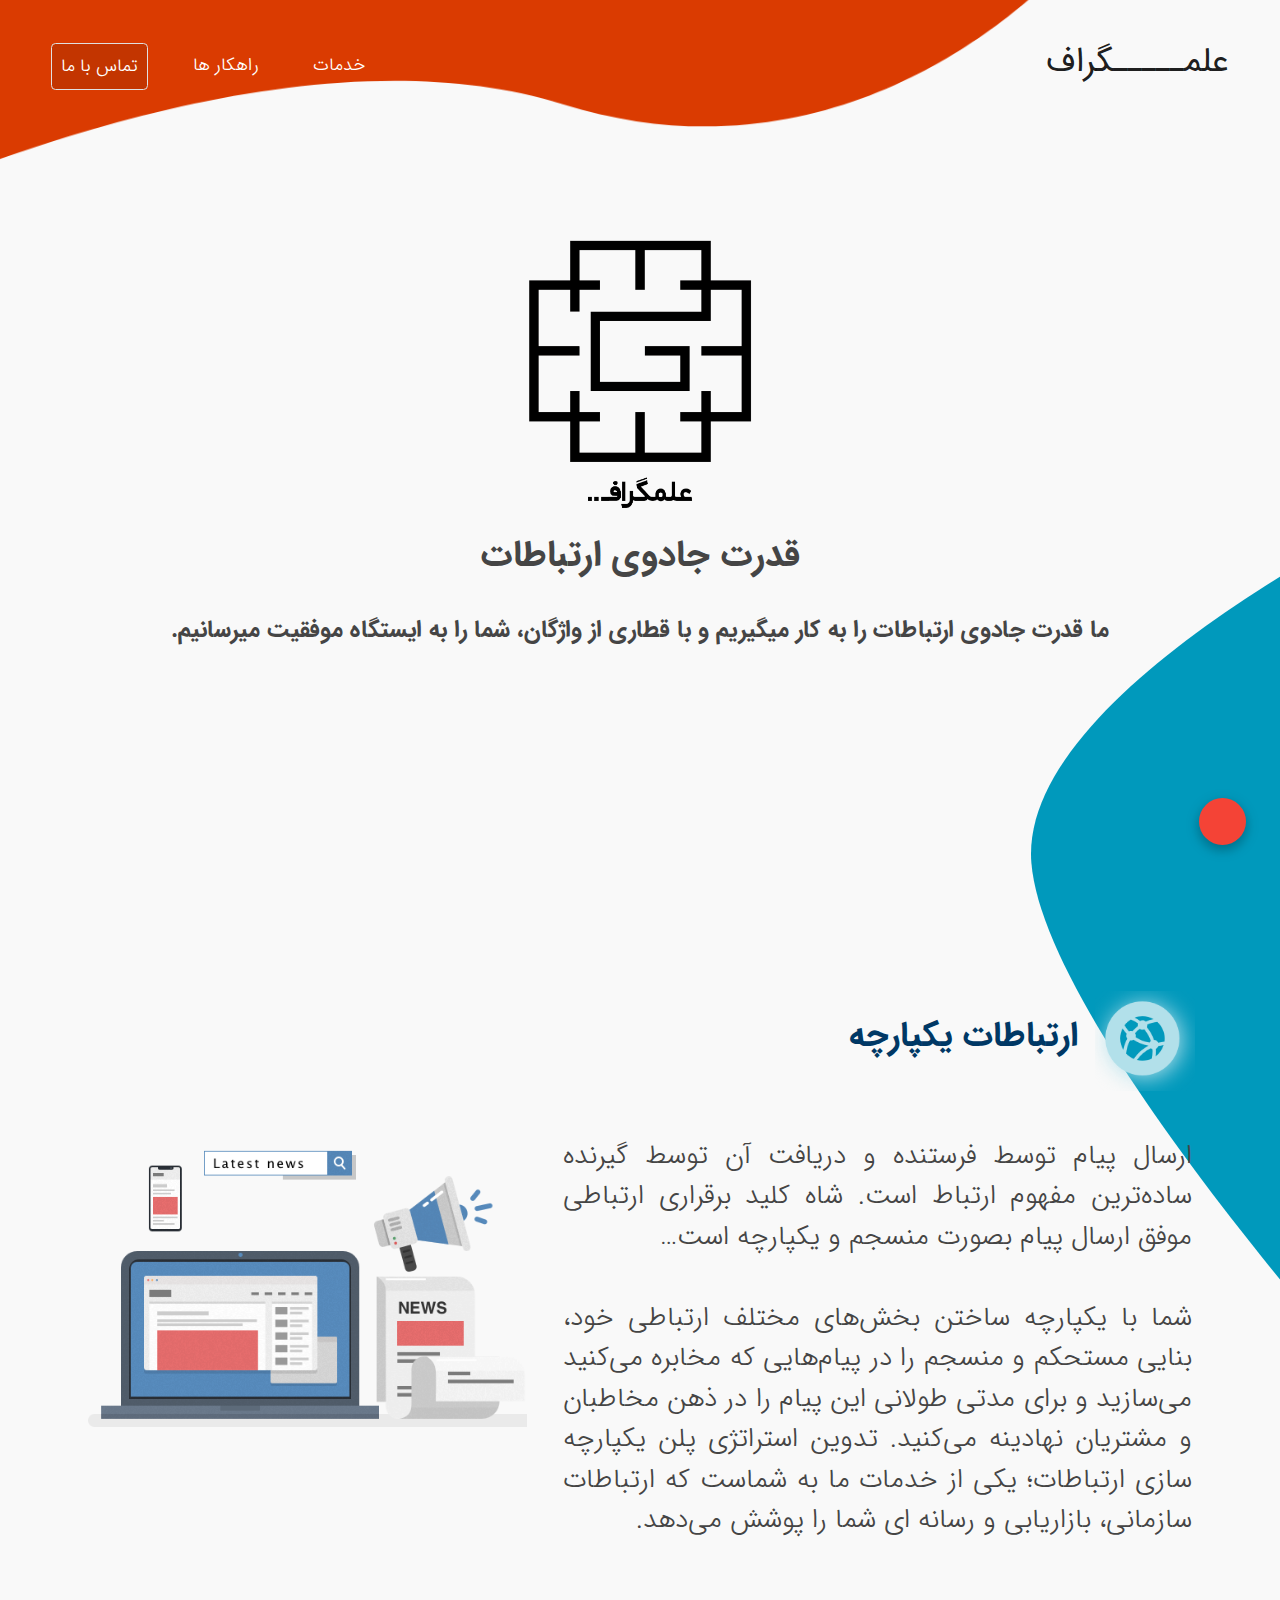
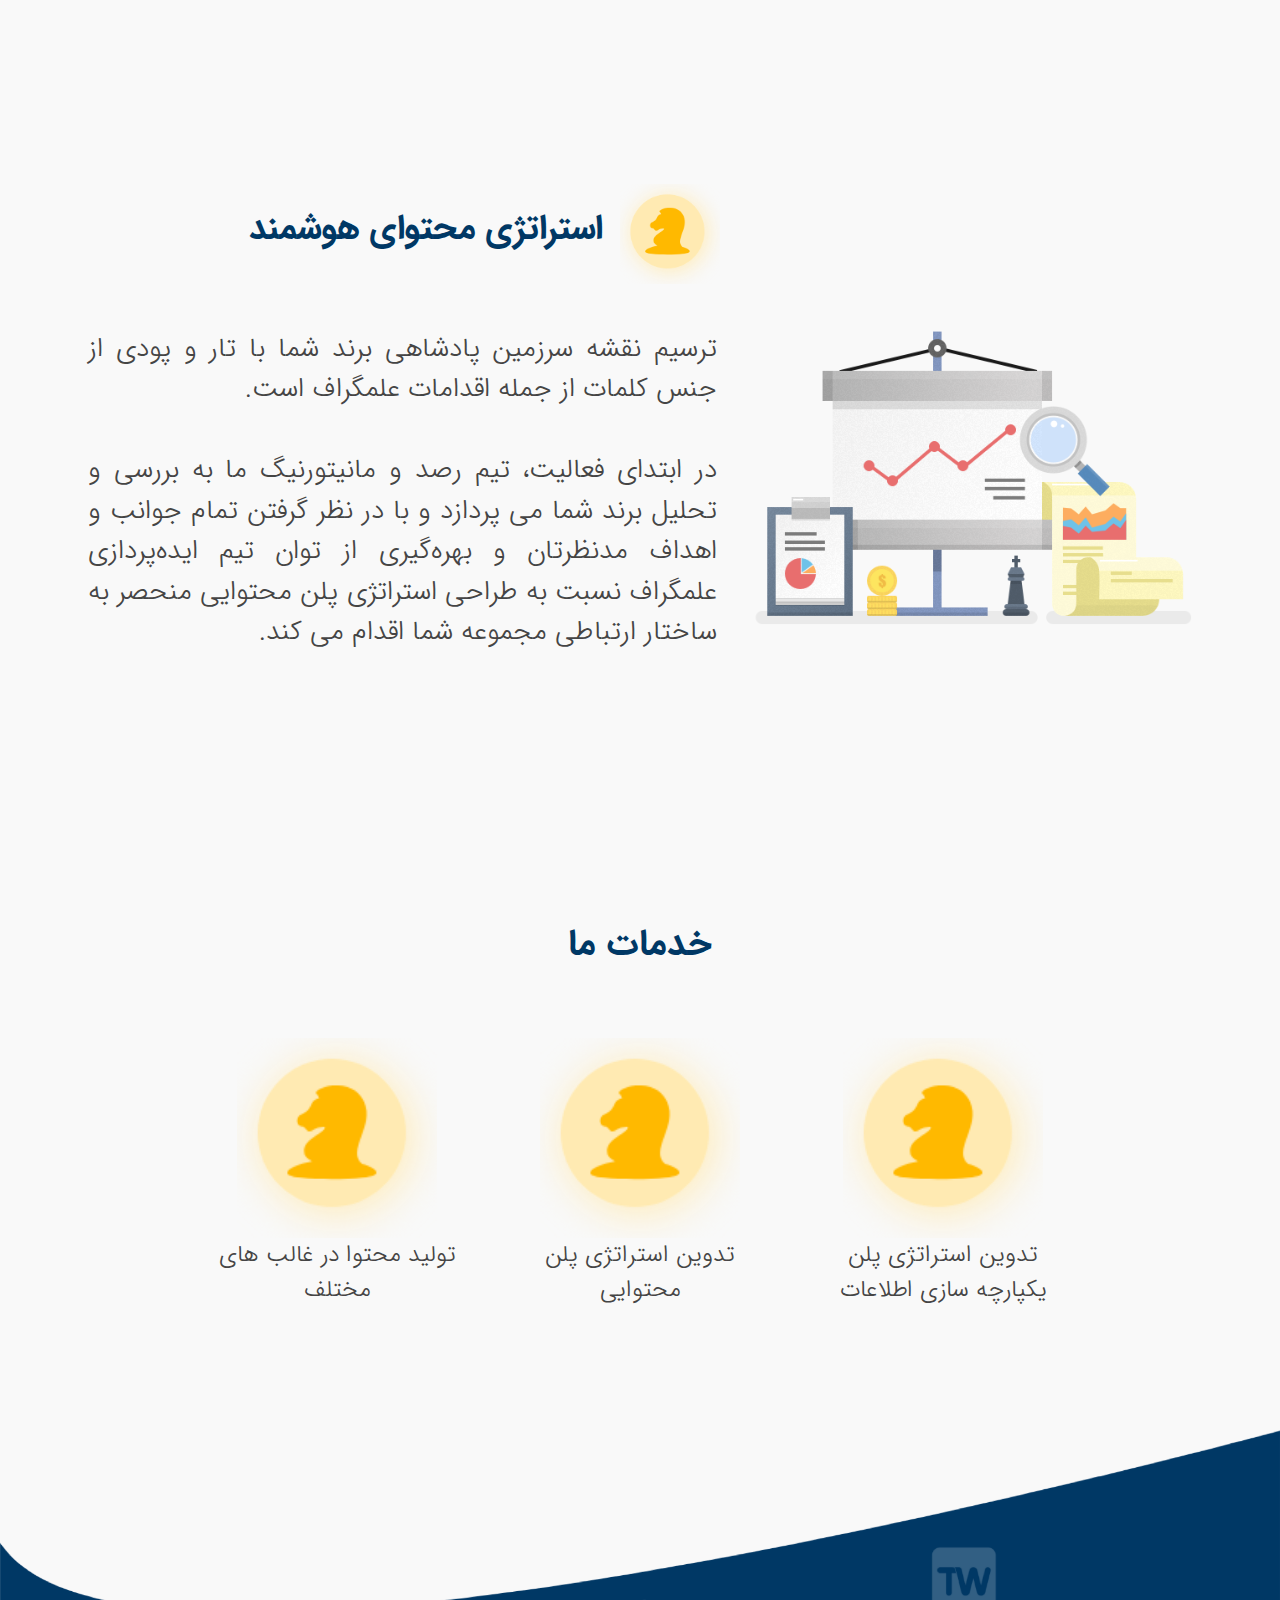
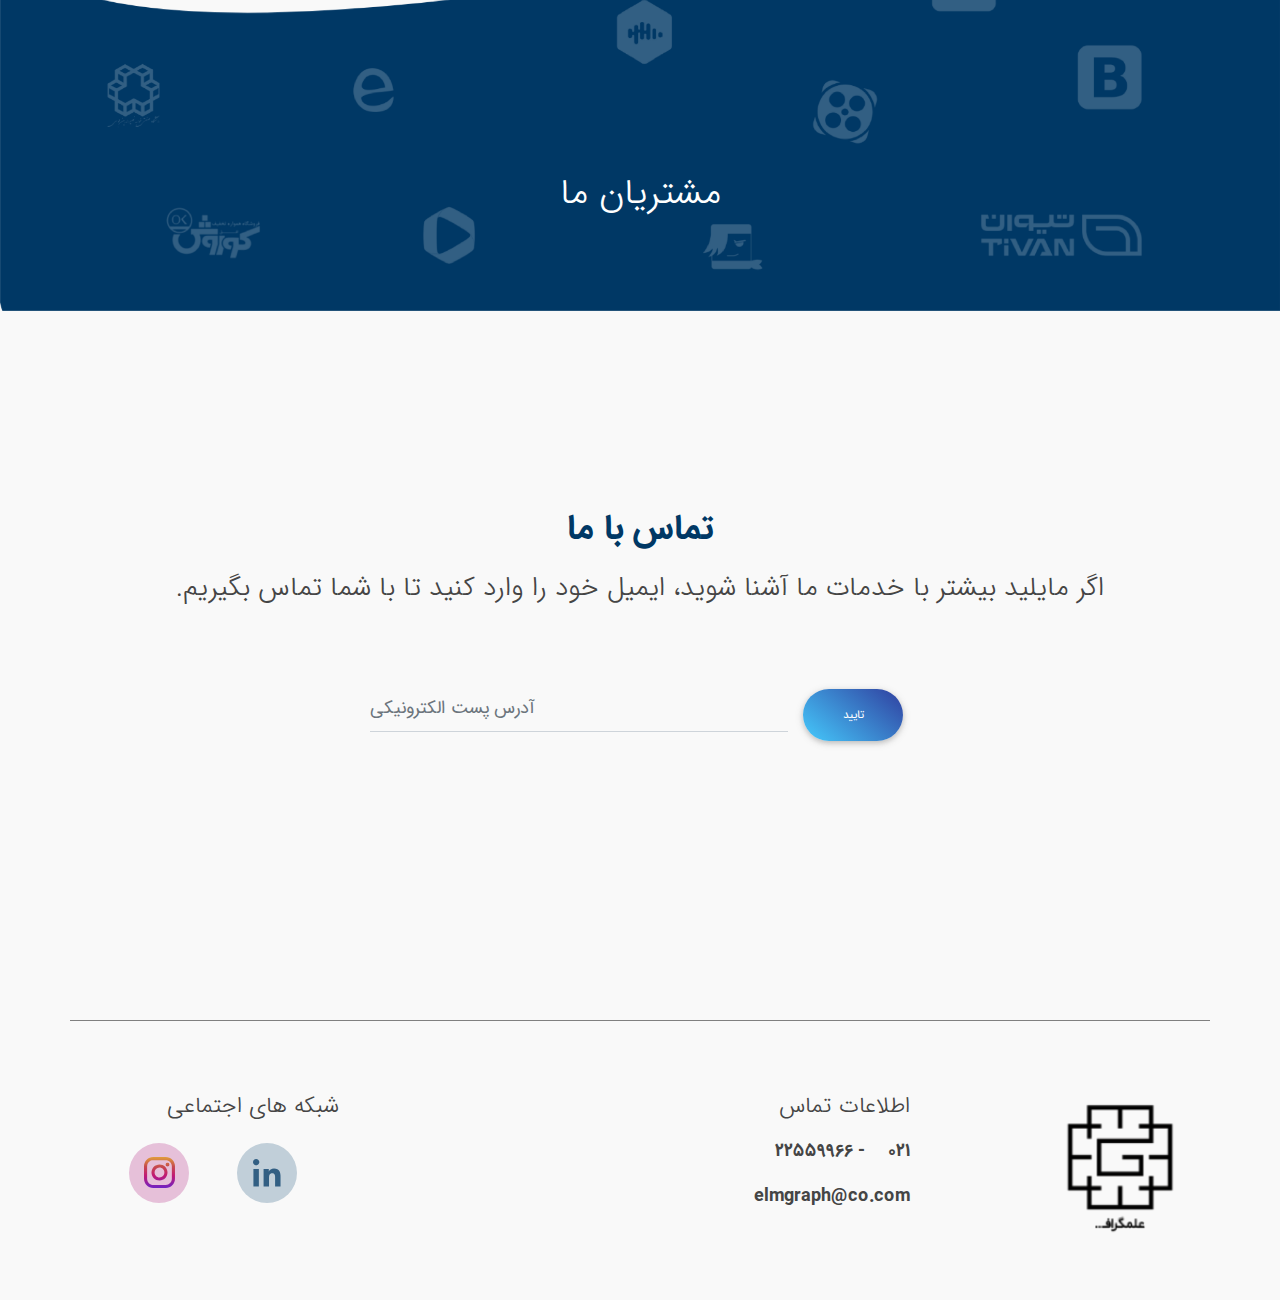
<file: index.html>
<!DOCTYPE html>
<html lang="en">
<head>
  <meta charset="utf-8">
  <meta name="viewport" content="width=device-width, initial-scale=1.0">
  <meta http-equiv="x-ua-compatible" content="ie=edge">
  <title>علمـــــگراف</title>
  <!-- Bootstrap core CSS -->
  <link rel="stylesheet" href="./css/bootstrap.min.css">
  <!-- Fluent Design Bootstrap -->
  <link rel="stylesheet" href="./css/mdb.css">
  <!-- Custom Styles -->
  <link rel="stylesheet" href="./css/style.css">
  <!-- Fontawsome -->
  <link rel="stylesheet" href="https://use.fontawesome.com/releases/v5.6.3/css/all.css" integrity="sha384-UHRtZLI+pbxtHCWp1t77Bi1L4ZtiqrqD80Kn4Z8NTSRyMA2Fd33n5dQ8lWUE00s/" crossorigin="anonymous">
  <!-- IRANSANS -->
  <link rel="stylesheet" href="./font/IRANSans/WebFonts/css/style.css">
</head>
<body>
  <!-- Start your project here-->
  <div class="red-glue d-none d-md-block">
    <img class="img-responsive red-glue-image" src="./assest/red-glue.png"/>
  </div>
  <!--Main Navigation-->
  <header class="my-4" id="top-section">
    <nav class="navbar navbar-expand-lg navbar-light no-shaddow">
      <div class="container-fluid">
        <a class="navbar-brand" href="#"><h2><strong>علمـــــگراف</strong></h2></a>
        <!-- <button class="navbar-toggler" type="button" data-toggle="collapse" data-target="#navbarSupportedContent"
          aria-controls="navbarSupportedContent" aria-expanded="false" aria-label="Toggle navigation">
          <span class="navbar-toggler-icon"></span>
          
        </button> -->

        <div class="open d-block d-lg-none">
          <span class="cls"></span>
          <span>
            <ul class="sub-menu ">
              <li>
                <a href="#our-service" title="about">خدمات</a>
              </li>
              <li>
                <a href="#solutions" title="skills">راهکار ها</a>
              </li>
              <li>
                <a href="#contact-us" title="jobs">تماس با ما</a>
              </li>
            </ul>
          </span>
          <span class="cls"></span>
        </div>

        <div class="collapse navbar-collapse" id="navbarSupportedContent">
          <ul class="navbar-nav mr-auto">
            <li class="nav-item mx-3">
              <a class="nav-link text-white" href="#our-service">خدمات</a>
            </li>
            <li class="nav-item mx-3">
              <a class="nav-link text-white" href="#solutions">راهکار ها</a>
            </li>
            <li class="nav-item mx-3 active">
              <a class="nav-link border border-light rounded text-white" href="#contact-us">تماس با ما <!--<span class="sr-only">(current)</span>--></a>
            </li>
          </ul>
        </div>
      </div>
    </nav>

    <div class="container-fluid flex-center py-5 mt-5 main-title">
      <div class="text-center wow fadeInUp d-flex flex-column align-items-center">
        <img class="img-responsive" src="./assest/big-logo.png" alt="elmgraph" />
        <div class="w-100"></div>
        <h1>قدرت جادوی ارتباطات</h1>
        <br>
        <p class="font-size-normal font-weight-bold">ما قدرت جادوی ارتباطات را به کار میگیریم و با قطاری از واژگان، شما را به ایستگاه موفقیت میرسانیم.</p>
      </div>
    </div>
  </header>
  <!--Main Navigation-->

  <!--Main Layout-->
  <main class="text-right py-5 mt-3 p-relative top-section">
    <div class="container clearfix">
      <div class="fixed-action-btn smooth-scroll" style="bottom: 45px; right: 24px;">
        <a href="#top-section" class="btn-floating btn-large red">
          <i class="fas fa-arrow-up"></i>
        </a>
      </div>
      <div class="row align-items-stretch my-10" id="solutions">
        <div class="blue-glue">
          <img class="blue-glue-image img-responsive"z src="./assest/blue-glue.png"/>
        </div>
        <div class="col-12 col-lg-7">
          <div class="w-100 d-flex my-4">
            <img class="d-flex ml-3 align-self-stretch main-titles-logo" src="./assest/connection-img.png" alt="Generic placeholder image">
            <h2 class="mt-0 d-inline-block align-self-center text-blue font-weight-bold">ارتباطات یکپارچه</h2>
          </div>
        </div>
        <div class="w-100"></div>
        <div class="row no-gutters">
          <div class="col-12 col-lg-5 p-3 order-lg-2 text-center">
            <img class="img-responsive w-100" src="./assest/sync-connection.png" />
          </div>
          <div class="col-12 col-lg-7">
            <p class="font-size-medium order-lg-1 text-justify p-3">
              ارسال پیام توسط فرستنده و دریافت آن توسط گیرنده ساده‌ترین مفهوم ارتباط است. شاه کلید برقراری ارتباطی موفق ارسال پیام بصورت منسجم و یکپارچه است…
              
              <br /><br />

              شما با یکپارچه ساختن بخش‌های مختلف ارتباطی خود، بنایی مستحکم و منسجم را در پیام‌هایی که مخابره می‌کنید می‌سازید و برای مدتی طولانی این پیام را در ذهن مخاطبان و مشتریان نهادینه می‌کنید.
              تدوین استراتژی پلن یکپارچه سازی ارتباطات؛ یکی از خدمات ما به شماست که ارتباطات سازمانی، بازاریابی و رسانه ای شما را پوشش می‌دهد.
            </p>
          </div>
        </div>
      </div>

      <div class="row p-relative flex-row-reverse align-items-stretch my-10 overflow-x-hidden">
        <div class="yellow-glue">
          <img class="yellow-glue-image img-responsive"z src="./assest/yellow-glue.png"/>
        </div>

        <div class="col-12 col-lg-7">
          <div class="w-100 d-flex my-4">
            <img class="d-flex ml-3 align-self-stretch main-titles-logo"  src="./assest/strategy-img.png" alt="Generic placeholder image">
            <h2 class="mt-0 d-inline-block align-self-center text-blue font-weight-bold">استراتژی محتوای هوشمند</h2>
          </div>
        </div>
        <div class="w-100"></div>
        <div class="row no-gutters flex-row-reverse">
          <div class="col-12 col-lg-5 p-3 order-lg-2 text-center">
            <img class="img-responsive w-100" src="./assest/smart-strategy-img.png" />
          </div>
          <div class="col-12 col-lg-7">
            <p class="font-size-medium order-lg-1 text-justify p-3">
                ترسیم نقشه سرزمین پادشاهی برند شما با تار و پودی از جنس کلمات از جمله اقدامات علمگراف است.                  

                <br /><br />

                در ابتدای فعالیت، تیم رصد و مانیتورنیگ ما به بررسی و تحلیل برند شما می پردازد و با در نظر گرفتن تمام جوانب و اهداف مدنظرتان و بهره‌گیری از توان تیم ایده‌پردازی علمگراف نسبت به طراحی استراتژی پلن محتوایی منحصر به ساختار ارتباطی مجموعه شما اقدام می کند.
            </p>
          </div>
        </div>
      </div>

      <div class="row align-items-center justify-content-center my-5">
        <div class="w-100 py-5 px-3" id="our-service">
          <h1 class="my-0 text-blue font-weight-bold text-center">خدمات ما</h1>
        </div>
    
        <div class="col-xs-12 col-sm-4 col-md-3 square-col p-2 m-2 d-flex">
          <div class="square-col-contet w-100 m-0 p-0 text-center">
            <img class="d-flex mx-auto w-75 align-self-stretch" src="./assest/strategy-img.png" alt="Generic placeholder image">            
            <p class="font-size-normal p-0 m-0">
              تدوین استراتژی پلن یکپارچه سازی اطلاعات
            </p>
          </div>
        </div>
        <div class="col-xs-12 col-sm-4 col-md-3 square-col p-2 m-2 d-flex">
          <div class="square-col-contet w-100 m-0 p-0 text-center">
            <img class="d-flex mx-auto w-75 align-self-stretch" src="./assest/strategy-img.png" alt="Generic placeholder image">            
            <p class="font-size-normal p-0 m-0">
              تدوین استراتژی پلن محتوایی
            </p>
          </div>
        </div>
        <div class="col-xs-12 col-sm-4 col-md-3 square-col p-2 m-2 d-flex">
          <div class="square-col-contet w-100 m-0 p-0 text-center">
            <img class="d-flex mx-auto w-75 align-self-stretch" src="./assest/strategy-img.png" alt="Generic placeholder image">            
            <p class="font-size-normal p-0 m-0">
              تولید محتوا در غالب های مختلف
            </p>
          </div>
        </div>
      </div>
    </div>

    <div class="d-flex justify-content-center p-relative our-customers">
      <img class="h-100" src="./assest/customers-background-img.png" />
      <p class="p-absolute bottom-5rem m-0 p-0 font-size-huge text-white">مشتریان ما</p>
    </div>

    <div class="container clearfix">
      <div class="row my-10 flex-column p-3 justify-content-center" id="contact-us">
        <h2 class="text-center text-blue font-weight-bold mb-3">تماس با ما</h2>
        <p class="font-size-medium text-center mb-5">اگر مایلید بیشتر با خدمات ما آشنا شوید، ایمیل خود را وارد کنید تا با شما تماس بگیریم.</p>
        <form class="form-inline md-form align-items-stretch flex-row-reverse mx-auto mb-4">
          <input class="form-control mr-sm-2 text-left flex-one" type="text" placeholder="آدرس پست الکترونیکی" aria-label="Search">
          <button class="btn blue-gradient btn-rounded btn-sm smooth-rounded my-0" type="submit">تایید</button>
        </form>
      </div>    
    </div>
  </main>
  <!--Main Layout-->
  <!-- Footer -->
  <footer class="container text-center py-5">
    <div class="row">
      <div class="col-xs-12 col-sm-12 col-md-6 order-xs-2 order-sm-2 order-md-2 my-3 text-right">
        <h5 class="text-uppercase">اطلاعات تماس</h5>
        <div class="mt-3">
          <div class="my-3">
            <span>
              <i class="fas fa-phone fa-lg ml-3"></i>
              ۰۲۱ - ۲۲۵۵۹۹۶۶
            </span>
          </div>
          <div class="my-3">
            <span>
              <i class="fas fa-envelope fa-lg ml-3"></i>
              elmgraph@co.com
            </span>
          </div>
        </div>
      </div>
      
      <div class="col-xs-12 col-sm-12 col-md-3 order-xs-1 order-sm-1 order-md-1 mt-3 justify-content-center">
        <img class="w-50 h-auto align-self-baseline" src="./assest/footer/logo.png" />
      </div>

      <div class="col-xs-12 col-sm-6 col-md-3 order-xs-3 order-sm-3 order-md-3 my-3 mx-auto">
        <h5 class="w-100 text-uppercase">شبکه های اجتماعی</h5>
        <div class="d-flex flex-row mt-3 mx-auto justify-content-evenly">
          <a class="m-1" href="https://www.linkedin.com/company/elmgraph/about/">
            <img src="./assest/footer/linkedin.png"/>
            <!-- <i class="fab fa-linkedin-in fa-lg mr-md-5 mr-3 fa-2x"> </i> -->
          </a>
          <a class="m-1" href="https://www.instagram.com/elmgraph.co/">
            <img src="./assest/footer/instagram.png"/>
            <!-- <i class="fab fa-instagram fa-lg mr-md-5 mr-3 fa-2x"> </i> -->
          </a>
        </div>
      </div>
    </div>
  </footer>
  <!-- Footer -->
  <!-- /Start your project here-->

  <!-- Scripts -->
  <!-- JQuery -->
  <script type="text/javascript" src="./js/jquery-3.3.1.min.js"></script>
  <!-- Bootstrap tooltips -->
  <script type="text/javascript" src="./js/popper.min.js"></script>
  <!-- Bootstrap core JavaScript -->
  <script type="text/javascript" src="./js/bootstrap.min.js"></script>
  <!-- MDB JavaScript -->
  <script type="text/javascript" src="./js/mdb.js"></script>

  <script>
    $(document).ready(function() {
      $(document).delegate('.open', 'click', function(event){
        $(this).addClass('oppenned');
        event.stopPropagation();
      })
      $(document).delegate('body', 'click', function(event) {
        $('.open').removeClass('oppenned');
      })
      $(document).delegate('.cls', 'click', function(event){
        $('.open').removeClass('oppenned');
        event.stopPropagation();
      });
    });
  </script>
</body>

</html>
</file>
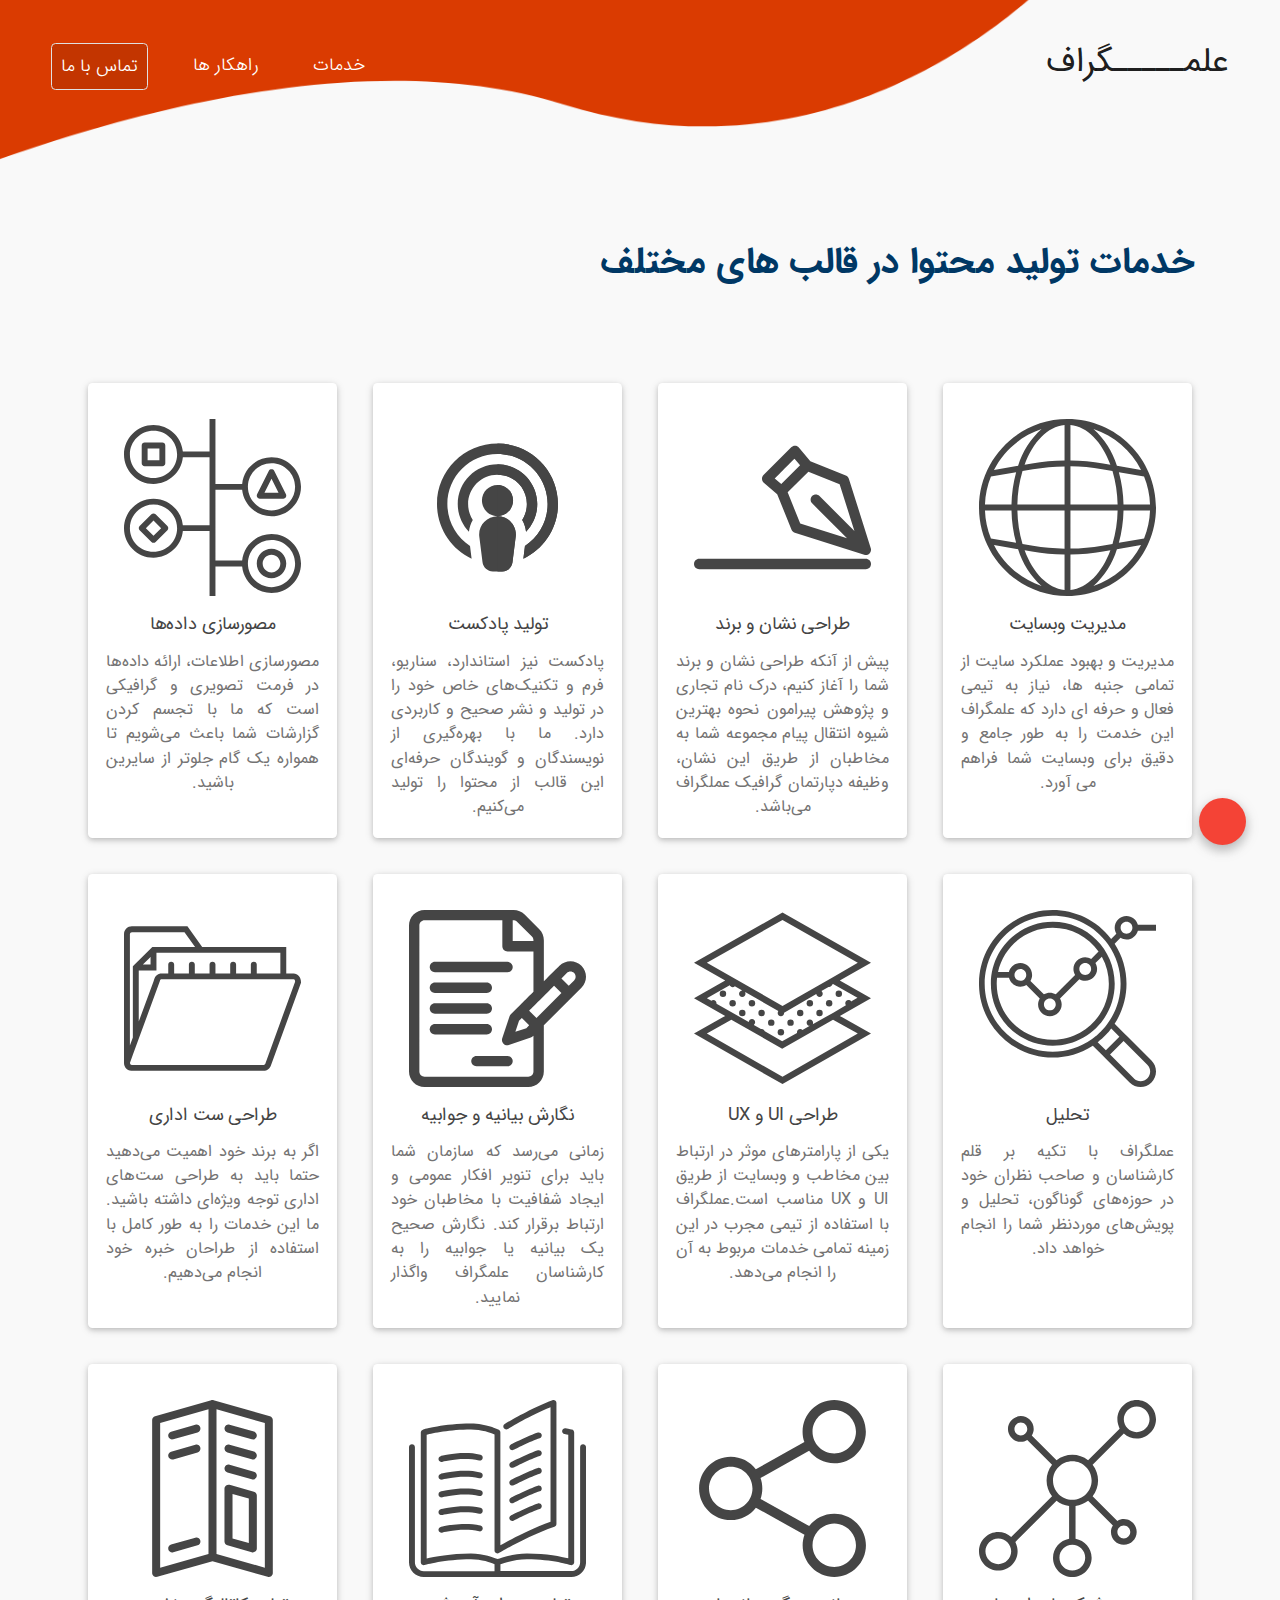
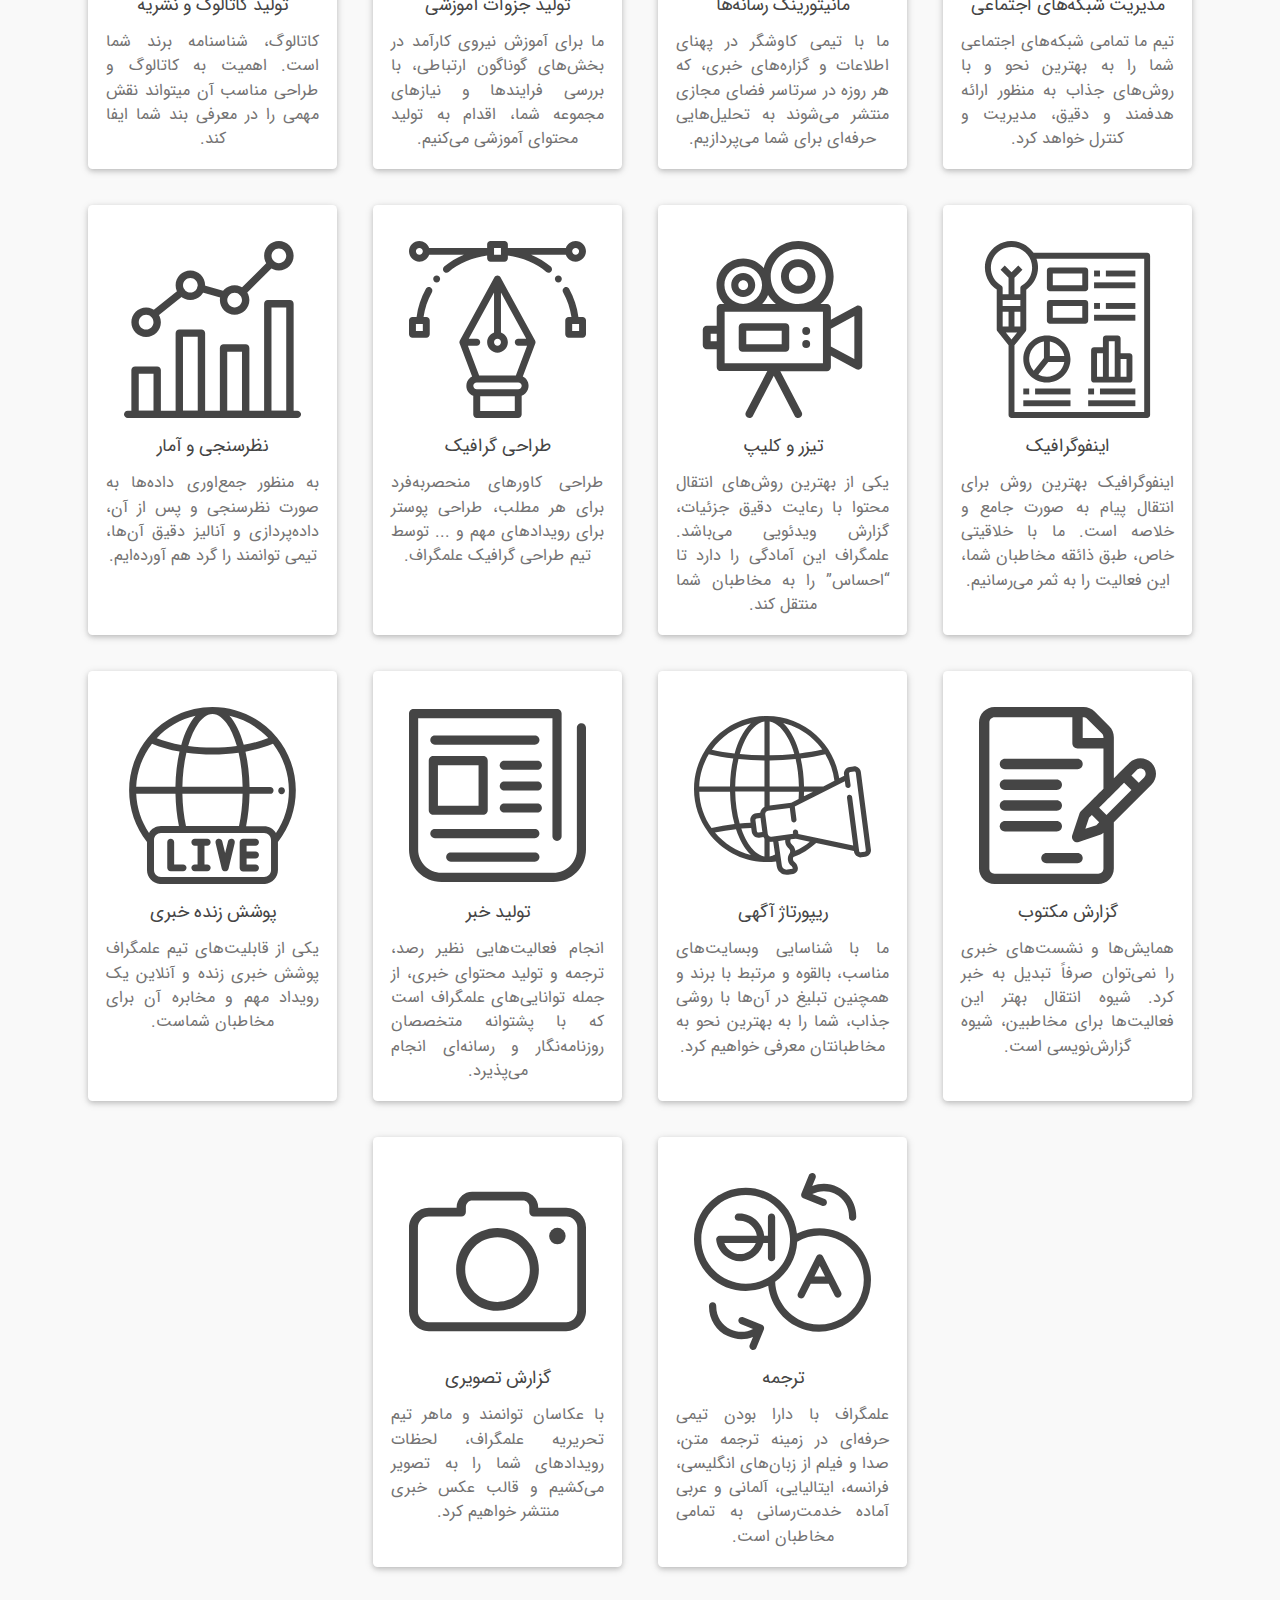
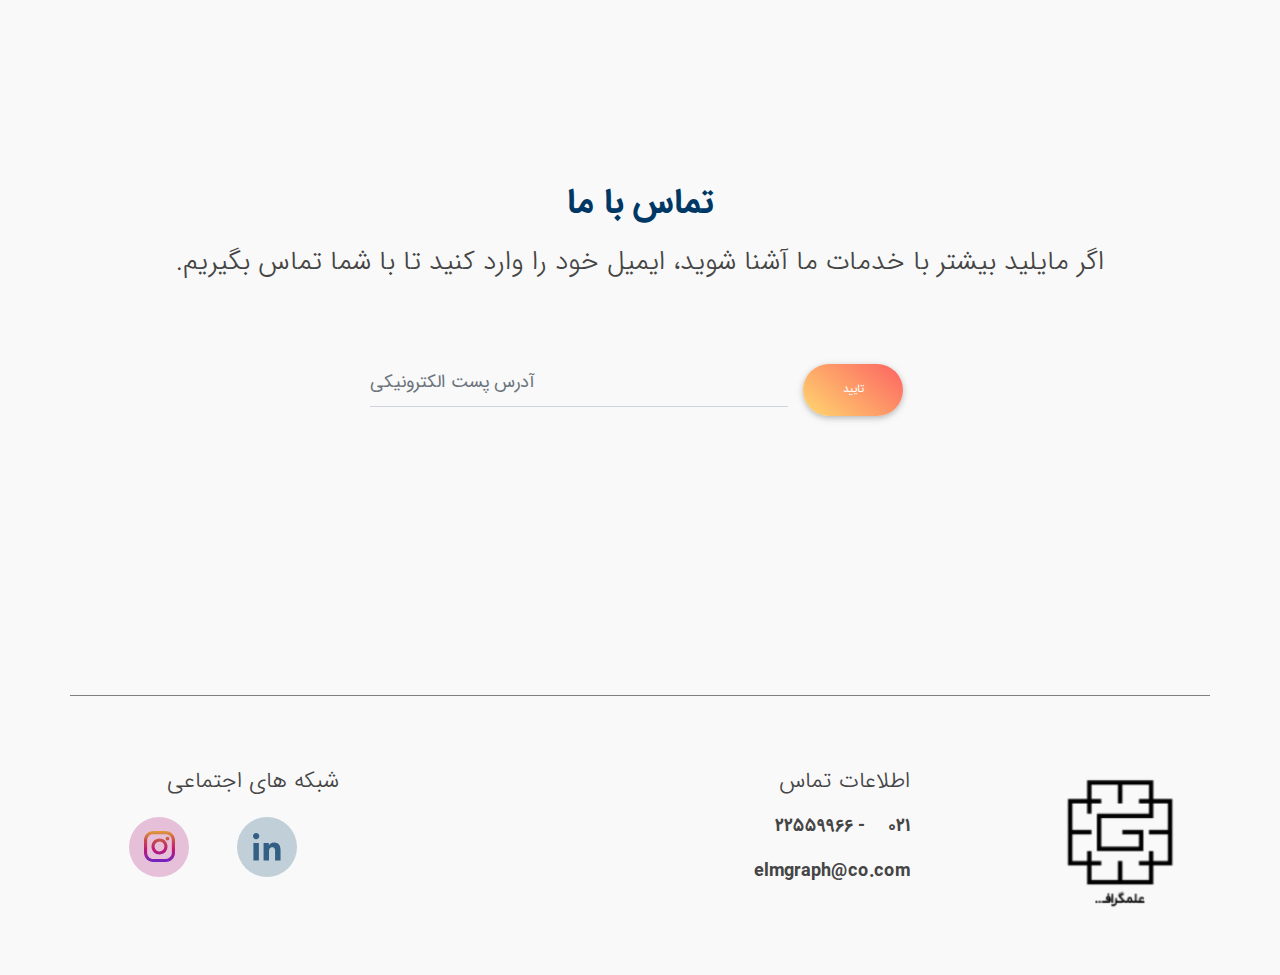
<file: content-service.html>
<!DOCTYPE html>
<html lang="en">

<head>
  <meta charset="utf-8">
  <meta name="viewport" content="width=device-width, initial-scale=1.0">
  <meta http-equiv="x-ua-compatible" content="ie=edge">
  <title>علمـــــگراف</title>
  <!-- Bootstrap core CSS -->
  <link rel="stylesheet" href="./css/bootstrap.min.css">
  <!-- Fluent Design Bootstrap -->
  <link rel="stylesheet" href="./css/mdb.css">
  <!-- Custom Styles -->
  <link rel="stylesheet" href="./css/style.css">
  <!-- Fontawsome -->
  <link rel="stylesheet" href="https://use.fontawesome.com/releases/v5.6.3/css/all.css" integrity="sha384-UHRtZLI+pbxtHCWp1t77Bi1L4ZtiqrqD80Kn4Z8NTSRyMA2Fd33n5dQ8lWUE00s/"
    crossorigin="anonymous">
  <!-- IRANSANS -->
  <link rel="stylesheet" href="./font/IRANSans/WebFonts/css/style.css">
</head>

<body>
  <!-- Start your project here-->
  <div class="red-glue d-none d-md-block">
    <img class="img-responsive red-glue-image" src="./assest/red-glue.png" />
  </div>
  <!--Main Navigation-->
  <header class="my-4" id="top-section">
    <nav class="navbar navbar-expand-lg navbar-light no-shaddow">
      <div class="container-fluid">
        <a class="navbar-brand" href="#">
          <h2><strong>علمـــــگراف</strong></h2>
        </a>
        <!-- <button class="navbar-toggler" type="button" data-toggle="collapse" data-target="#navbarSupportedContent"
          aria-controls="navbarSupportedContent" aria-expanded="false" aria-label="Toggle navigation">
          <span class="navbar-toggler-icon"></span>
        </button> -->

        <div class="open d-block d-lg-none">
          <span class="cls"></span>
          <span>
            <ul class="sub-menu ">
              <li>
                <a href="#our-service" title="about">خدمات</a>
              </li>
              <li>
                <a href="#solutions" title="skills">راهکار ها</a>
              </li>
              <li>
                <a href="#contact-us" title="jobs">تماس با ما</a>
              </li>
            </ul>
          </span>
          <span class="cls"></span>
        </div>

        <div class="collapse navbar-collapse" id="navbarSupportedContent">
          <ul class="navbar-nav mr-auto">
            <li class="nav-item mx-3">
              <a class="nav-link text-white" href="#our-service">خدمات</a>
            </li>
            <li class="nav-item mx-3">
              <a class="nav-link text-white" href="#solutions">راهکار ها</a>
            </li>
            <li class="nav-item mx-3 active">
              <a class="nav-link border border-light rounded text-white" href="#contact-us">تماس با ما
                <!--<span class="sr-only">(current)</span>--></a>
            </li>
          </ul>
        </div>
      </div>
    </nav>

    <!-- <div class="container-fluid flex-center py-5 mt-5 main-title">
      <div class="text-center wow fadeInUp d-flex flex-column align-items-center">
        <img class="img-responsive" src="./assest/footer/logo.png" alt="elmgraph" />
        <div class="w-100"></div>
        <h1>قدرت جادوی ارتباطات</h1>
        <br>
        <p class="font-size-normal font-weight-bold">ما قدرت جادوی ارتباطات را به کار میگیریم و با قطاری از واژگان، شما را به ایستگاه موفقیت میرسانیم.</p>
      </div>
    </div> -->
  </header>
  <!--Main Navigation-->

  <!--Main Layout-->
  <main class="text-right py-5 mt-3 p-relative">
    <div class="container clearfix">
      <div class="fixed-action-btn smooth-scroll" style="bottom: 45px; right: 24px;">
        <a href="#top-section" class="btn-floating btn-large red">
          <i class="fas fa-arrow-up"></i>
        </a>
      </div>
      <div class="row">
        <div class="col-12 my-3 mt-5 text-blue">
          <h1>خدمات تولید محتوا در قالب های مختلف</h1>
        </div>
      </div>
      <div class="row align-items-stretch justify-content-center my-5 content-service-list">

        <div class="col-6 col-md-4 col-lg-3 my-3 d-flex px-2 px-lg-3">
          <div class="card p-2 p-lg-3">
            <a href="#contact-us" class="text-grey">
              <img class="card-img-top p-3" src="assest/icons/manage-website.svg" alt="Card image cap">
              <div class="card-body p-0">
                <h6 class="card-title text-center">
                  مدیریت وبسایت
                </h6>
                <p class="card-text center-justified">
                  مدیریت و بهبود عملکرد سایت از تمامی جنبه ها، نیاز به تیمی فعال و حرفه ای دارد که علمگراف این خدمت را
                  به طور جامع و دقیق برای وبسایت شما فراهم می آورد.
                </p>
              </div>
            </a>
          </div>
        </div>

        <div class="col-6 col-md-4 col-lg-3 my-3 d-flex px-2 px-lg-3">
          <div class="card p-2 p-lg-3">
            <a href="#contact-us" class="text-grey">
              <img class="card-img-top p-3" src="assest/icons/logo-brand.svg" alt="Card image cap">
              <div class="card-body p-0">
                <h6 class="card-title text-center">
                  طراحی نشان و برند
                </h6>
                <p class="card-text center-justified">
                  پیش از آنکه طراحی نشان و برند شما را آغاز کنیم، درک نام تجاری و پژوهش پیرامون نحوه بهترین شیوه انتقال
                  پیام مجموعه شما به مخاطبان از طریق این نشان، وظیفه دپارتمان گرافیک عملگراف می‌باشد.
                </p>
              </div>
            </a>
          </div>
        </div>

        <div class="col-6 col-md-4 col-lg-3 my-3 d-flex px-2 px-lg-3">
          <div class="card p-2 p-lg-3">
            <a href="#contact-us" class="text-grey">
              <img class="card-img-top p-3" src="assest/icons/podcast.svg" alt="Card image cap">
              <div class="card-body p-0">
                <h6 class="card-title text-center">
                  تولید پادکست
                </h6>
                <p class="card-text center-justified">
                  پادکست نیز استاندارد، سناریو، فرم و تکنیک‌های خاص خود را در تولید و نشر صحیح و کاربردی دارد. ما با
                  بهره‌گیری از نویسندگان و گویندگان حرفه‌ای این قالب از محتوا را تولید می‌کنیم.
                </p>
              </div>
            </a>
          </div>
        </div>

        <div class="col-6 col-md-4 col-lg-3 my-3 d-flex px-2 px-lg-3">
          <div class="card p-2 p-lg-3">
            <a href="#contact-us" class="text-grey">
              <img class="card-img-top p-3" src="assest/icons/data-visualization.svg" alt="Card image cap">
              <div class="card-body p-0">
                <h6 class="card-title text-center">
                  مصورسازی داده‌ها
                </h6>
                <p class="card-text center-justified">
                  مصورسازی اطلاعات، ارائه داده‌ها در فرمت تصویری و گرافیکی است که ما با تجسم کردن گزارشات شما باعث
                  می‌شویم تا همواره یک گام جلوتر از سایرین باشید.
                </p>
              </div>
            </a>
          </div>
        </div>

        <div class="col-6 col-md-4 col-lg-3 my-3 d-flex px-2 px-lg-3">
          <div class="card p-2 p-lg-3">
            <a href="#contact-us" class="text-grey">
              <img class="card-img-top p-3" src="assest/icons/analysis.svg" alt="Card image cap">
              <div class="card-body p-0">
                <h6 class="card-title text-center">
                  تحلیل
                </h6>
                <p class="card-text center-justified">
                  عملگراف با تکیه بر قلم کارشناسان و صاحب نظران خود در حوزه‌های گوناگون، تحلیل و پویش‌های موردنظر شما
                  را انجام خواهد داد.
                </p>
              </div>
            </a>
          </div>
        </div>

        <div class="col-6 col-md-4 col-lg-3 my-3 d-flex px-2 px-lg-3">
          <div class="card p-2 p-lg-3">
            <a href="#contact-us" class="text-grey">
              <img class="card-img-top p-3" src="assest/icons/ui-ux.svg" alt="Card image cap">
              <div class="card-body p-0">
                <h6 class="card-title text-center">
                  طراحی UI و UX
                </h6>
                <p class="card-text center-justified">
                  یکی از پارامتر‌های موثر در ارتباط بین مخاطب و وبسایت از طریق UI و UX مناسب است.عملگراف با استفاده از
                  تیمی مجرب در این زمینه تمامی خدمات مربوط به آن را انجام می‌دهد.
                </p>
              </div>
            </a>
          </div>
        </div>

        <div class="col-6 col-md-4 col-lg-3 my-3 d-flex px-2 px-lg-3">
          <div class="card p-2 p-lg-3">
            <a href="#contact-us" class="text-grey">
              <img class="card-img-top p-3" src="assest/icons/statement.svg" alt="Card image cap">
              <div class="card-body p-0">
                <h6 class="card-title text-center">
                  نگارش بیانیه و جوابیه
                </h6>
                <p class="card-text center-justified">
                  زمانی می‌رسد که سازمان شما باید برای تنویر افکار عمومی و ایجاد شفافیت با مخاطبان خود ارتباط برقرار
                  کند. نگارش صحیح یک بیانیه یا جوابیه را به کارشناسان علمگراف واگذار نمایید.
                </p>
              </div>
            </a>
          </div>
        </div>

        <div class="col-6 col-md-4 col-lg-3 my-3 d-flex px-2 px-lg-3">
          <div class="card p-2 p-lg-3">
            <a href="#contact-us" class="text-grey">
              <img class="card-img-top p-3" src="assest/icons/official-set.svg" alt="Card image cap">
              <div class="card-body p-0">
                <h6 class="card-title text-center">
                  طراحی ست اداری
                </h6>
                <p class="card-text center-justified">
                  اگر به برند خود اهمیت می‌دهید حتما باید به طراحی ست‌های اداری توجه ویژه‌ای داشته باشید. ما این خدمات
                  را به طور کامل با استفاده از طراحان خبره خود انجام می‌دهیم.
                </p>
              </div>
            </a>
          </div>
        </div>

        <div class="col-6 col-md-4 col-lg-3 my-3 d-flex px-2 px-lg-3">
          <div class="card p-2 p-lg-3">
            <a href="#contact-us" class="text-grey">
              <img class="card-img-top p-3" src="assest/icons/manage-social-media.svg" alt="Card image cap">
              <div class="card-body p-0">
                <h6 class="card-title text-center">
                  مدیریت شبکه‌های اجتماعی
                </h6>
                <p class="card-text center-justified">
                  تیم ما تمامی شبکه‌های اجتماعی شما را به بهترین نحو و با روش‌های جذاب به منظور ارائه هدفمند و دقیق،
                  مدیریت و کنترل خواهد کرد.
                </p>
              </div>
            </a>
          </div>
        </div>

        <div class="col-6 col-md-4 col-lg-3 my-3 d-flex px-2 px-lg-3">
          <div class="card p-2 p-lg-3">
            <a href="#contact-us" class="text-grey">
              <img class="card-img-top p-3" src="assest/icons/monitoring-social-media.svg" alt="Card image cap">
              <div class="card-body p-0">
                <h6 class="card-title text-center">
                  مانیتورینگ رسانه‌ها
                </h6>
                <p class="card-text center-justified">
                  ما با تیمی کاوشگر در پهنای اطلاعات و گزاره‌های خبری، که هر روزه در سرتاسر فضای مجازی منتشر می‌شوند به
                  تحلیل‌هایی حرفه‌ای برای شما می‌پردازیم.
                </p>
              </div>
            </a>
          </div>
        </div>

        <div class="col-6 col-md-4 col-lg-3 my-3 d-flex px-2 px-lg-3">
          <div class="card p-2 p-lg-3">
            <a href="#contact-us" class="text-grey">
              <img class="card-img-top p-3" src="assest/icons/education-handout.svg" alt="Card image cap">
              <div class="card-body p-0">
                <h6 class="card-title text-center">
                  تولید جزوات آموزشی
                </h6>
                <p class="card-text center-justified">
                  ما برای آموزش نیروی کارآمد در بخش‌های گوناگون ارتباطی، با بررسی فرایند‌ها و نیاز‌های مجموعه شما،
                  اقدام به تولید محتوای آموزشی می‌کنیم.
                </p>
              </div>
            </a>
          </div>
        </div>

        <div class="col-6 col-md-4 col-lg-3 my-3 d-flex px-2 px-lg-3">
          <div class="card p-2 p-lg-3">
            <a href="#contact-us" class="text-grey">
              <img class="card-img-top p-3" src="assest/icons/catalog.svg" alt="Card image cap">
              <div class="card-body p-0">
                <h6 class="card-title text-center">
                  تولید کاتالوگ و نشریه
                </h6>
                <p class="card-text center-justified">
                  کاتالوگ، شناسنامه برند شما است. اهمیت به کاتالوگ و طراحی مناسب آن میتواند نقش مهمی را در معرفی بند
                  شما ایفا کند.
                </p>
              </div>
            </a>
          </div>
        </div>

        <div class="col-6 col-md-4 col-lg-3 my-3 d-flex px-2 px-lg-3">
          <div class="card p-2 p-lg-3">
            <a href="#contact-us" class="text-grey">
              <img class="card-img-top p-3" src="assest/icons/infographic.svg" alt="Card image cap">
              <div class="card-body p-0">
                <h6 class="card-title text-center">
                  اینفوگرافیک
                </h6>
                <p class="card-text center-justified">
                  اینفوگرافیک بهترین روش برای انتقال پیام به صورت جامع و خلاصه است. ما با خلاقیتی خاص، طبق ذائقه
                  مخاطبان شما، این فعالیت را به ثمر می‌رسانیم.
                </p>
              </div>
            </a>
          </div>
        </div>

        <div class="col-6 col-md-4 col-lg-3 my-3 d-flex px-2 px-lg-3">
          <div class="card p-2 p-lg-3">
            <a href="#contact-us" class="text-grey">
              <img class="card-img-top p-3" src="assest/icons/teaser-clip.svg" alt="Card image cap">
              <div class="card-body p-0">
                <h6 class="card-title text-center">
                  تیزر و کلیپ
                </h6>
                <p class="card-text center-justified">
                  یکی از بهترین روش‌های انتقال محتوا با رعایت دقیق جزئیات، گزارش ویدئویی می‌باشد.
                  علمگراف این آمادگی را دارد تا “احساس” را به مخاطبان شما منتقل کند.
                </p>
              </div>
            </a>
          </div>
        </div>

        <div class="col-6 col-md-4 col-lg-3 my-3 d-flex px-2 px-lg-3">
          <div class="card p-2 p-lg-3">
            <a href="#contact-us" class="text-grey">
              <img class="card-img-top p-3" src="assest/icons/graphic-design.svg" alt="Card image cap">
              <div class="card-body p-0">
                <h6 class="card-title text-center">
                  طراحی گرافیک
                </h6>
                <p class="card-text center-justified">
                  طراحی کاور‌های منحصر‌به‌فرد برای هر مطلب، طراحی پوستر برای رویداد‌های مهم و ... توسط تیم طراحی گرافیک
                  علمگراف.
                </p>
              </div>
            </a>
          </div>
        </div>

        <div class="col-6 col-md-4 col-lg-3 my-3 d-flex px-2 px-lg-3">
          <div class="card p-2 p-lg-3">
            <a href="#contact-us" class="text-grey">
              <img class="card-img-top p-3" src="assest/icons/statistics.svg" alt="Card image cap">
              <div class="card-body p-0">
                <h6 class="card-title text-center">
                  نظرسنجی و آمار
                </h6>
                <p class="card-text center-justified">
                  به منظور جمع‌اوری داده‌ها به صورت نظرسنجی و پس از آن، داده‌پردازی و آنالیز دقیق آن‌ها، تیمی توانمند
                  را گرد هم آورده‌ایم.
                </p>
              </div>
            </a>
          </div>
        </div>

        <div class="col-6 col-md-4 col-lg-3 my-3 d-flex px-2 px-lg-3">
          <div class="card p-2 p-lg-3">
            <a href="#contact-us" class="text-grey">
              <img class="card-img-top p-3" src="assest/icons/statement.svg" alt="Card image cap">
              <div class="card-body p-0">
                <h6 class="card-title text-center">
                  گزارش مکتوب
                </h6>
                <p class="card-text center-justified">
                  همایش‌ها و نشست‌های خبری را نمی‌توان صرفاً تبدیل به خبر کرد. شیوه انتقال بهتر این فعالیت‌ها برای
                  مخاطبین، شیوه گزارش‌نویسی است.
                </p>
              </div>
            </a>
          </div>
        </div>

        <div class="col-6 col-md-4 col-lg-3 my-3 d-flex px-2 px-lg-3">
          <div class="card p-2 p-lg-3">
            <a href="#contact-us" class="text-grey">
              <img class="card-img-top p-3" src="assest/icons/reportage.svg" alt="Card image cap">
              <div class="card-body p-0">
                <h6 class="card-title text-center">
                  ریپورتاژ آگهی
                </h6>
                <p class="card-text center-justified">
                  ما با شناسایی وبسایت‌های مناسب، بالقوه و مرتبط با برند و همچنین تبلیغ در آن‌ها با روشی جذاب، شما را
                  به بهترین نحو به مخاطبانتان معرفی خواهیم کرد.
                </p>
              </div>
            </a>
          </div>
        </div>

        <div class="col-6 col-md-4 col-lg-3 my-3 d-flex px-2 px-lg-3">
          <div class="card p-2 p-lg-3">
            <a href="#contact-us" class="text-grey">
              <img class="card-img-top p-3" src="assest/icons/news.svg" alt="Card image cap">
              <div class="card-body p-0">
                <h6 class="card-title text-center">
                  تولید خبر
                </h6>
                <p class="card-text center-justified">
                  انجام فعالیت‌هایی نظیر رصد، ترجمه و تولید محتوای خبری، از جمله توانایی‌های علمگراف است که با پشتوانه
                  متخصصان روزنامه‌نگار و رسانه‌ای انجام می‌پذیرد.
                </p>
              </div>
            </a>
          </div>
        </div>

        <div class="col-6 col-md-4 col-lg-3 my-3 d-flex px-2 px-lg-3">
          <div class="card p-2 p-lg-3">
            <a href="#contact-us" class="text-grey">
              <img class="card-img-top p-3" src="assest/icons/live-news.svg" alt="Card image cap">
              <div class="card-body p-0">
                <h6 class="card-title text-center">
                  پوشش زنده خبری
                </h6>
                <p class="card-text center-justified">
                  یکی از قابلیت‌های تیم علمگراف پوشش خبری زنده و آنلاین یک رویداد مهم و مخابره آن برای مخاطبان شماست.
                </p>
              </div>
            </a>
          </div>
        </div>

        <div class="col-6 col-md-4 col-lg-3 my-3 d-flex px-2 px-lg-3">
          <div class="card p-2 p-lg-3">
            <a href="#contact-us" class="text-grey">
              <img class="card-img-top p-3" src="assest/icons/translate.svg" alt="Card image cap">
              <div class="card-body p-0">
                <h6 class="card-title text-center">
                  ترجمه
                </h6>
                <p class="card-text center-justified">
                  علمگراف با دارا بودن تیمی حرفه‌ای در زمینه ترجمه متن، صدا و فیلم از زبان‌های انگلیسی، فرانسه،
                  ایتالیایی، آلمانی و عربی آماده خدمت‌رسانی به تمامی مخاطبان است.
                </p>
              </div>
            </a>
          </div>
        </div>

        <div class="col-6 col-md-4 col-lg-3 my-3 d-flex px-2 px-lg-3">
          <div class="card p-2 p-lg-3">
            <a href="#contact-us" class="text-grey">
              <img class="card-img-top p-3" src="assest/icons/media-report.svg" alt="Card image cap">
              <div class="card-body p-0">
                <h6 class="card-title text-center">
                  گزارش تصویری
                </h6>
                <p class="card-text center-justified">
                  با عکاسان توانمند و ماهر تیم تحریریه علمگراف، لحظات رویداد‌های شما را به تصویر می‌کشیم و قالب عکس
                  خبری منتشر خواهیم کرد.
                </p>
              </div>
            </a>
          </div>
        </div>

      </div>
    </div>

    <div class="container clearfix">
      <div class="row my-10 flex-column p-3 justify-content-center" id="contact-us">
        <h2 class="text-center text-blue font-weight-bold mb-3">تماس با ما</h2>
        <p class="font-size-medium text-center mb-5">اگر مایلید بیشتر با خدمات ما آشنا شوید، ایمیل خود را وارد کنید تا
          با شما تماس بگیریم.</p>
        <form class="form-inline md-form align-items-stretch flex-row-reverse mx-auto mb-4">
          <input class="form-control mr-sm-2 text-left flex-one" type="text" placeholder="آدرس پست الکترونیکی"
            aria-label="Search">
          <button class="btn peach-gradient btn-rounded btn-sm smooth-rounded my-0" type="submit">تایید</button>
        </form>
      </div>
    </div>
  </main>
  <!--Main Layout-->

  <!-- Footer -->
  <footer class="container text-center py-5">
    <div class="row">
      <div class="col-xs-12 col-sm-12 col-md-6 order-xs-2 order-sm-2 order-md-2 my-3 text-right">
        <h5 class="text-uppercase">اطلاعات تماس</h5>
        <div class="mt-3">
          <div class="my-3">
            <span>
              <i class="fas fa-phone fa-lg ml-3"></i>
              ۰۲۱ - ۲۲۵۵۹۹۶۶
            </span>
          </div>
          <div class="my-3">
            <span>
              <i class="fas fa-envelope fa-lg ml-3"></i>
              elmgraph@co.com
            </span>
          </div>
        </div>
      </div>

      <div class="col-xs-12 col-sm-12 col-md-3 order-xs-1 order-sm-1 order-md-1 mt-3 justify-content-center">
        <img class="w-50 h-auto align-self-baseline" src="./assest/footer/logo.png" />
      </div>

      <div class="col-xs-12 col-sm-6 col-md-3 order-xs-3 order-sm-3 order-md-3 my-3 mx-auto">
        <h5 class="w-100 text-uppercase">شبکه های اجتماعی</h5>
        <div class="d-flex flex-row mt-3 mx-auto justify-content-evenly">
          <a class="m-1">
            <img src="./assest/footer/linkedin.png" />
            <!-- <i class="fab fa-linkedin-in fa-lg mr-md-5 mr-3 fa-2x"> </i> -->
          </a>
          <a class="m-1">
            <img src="./assest/footer/instagram.png" />
            <!-- <i class="fab fa-instagram fa-lg mr-md-5 mr-3 fa-2x"> </i> -->
          </a>
        </div>
      </div>
    </div>
  </footer>
  <!-- Footer -->
  <!-- /Start your project here-->

  <!-- Scripts -->
  <!-- JQuery -->
  <script type="text/javascript" src="./js/jquery-3.3.1.min.js"></script>
  <!-- Bootstrap tooltips -->
  <script type="text/javascript" src="./js/popper.min.js"></script>
  <!-- Bootstrap core JavaScript -->
  <script type="text/javascript" src="./js/bootstrap.min.js"></script>
  <!-- MDB JavaScript -->
  <script type="text/javascript" src="./js/mdb.js"></script>
  <script>
    $(document).ready(function() {
      $(document).delegate('.open', 'click', function(event){
        $(this).addClass('oppenned');
        event.stopPropagation();
      })
      $(document).delegate('body', 'click', function(event) {
        $('.open').removeClass('oppenned');
      })
      $(document).delegate('.cls', 'click', function(event){
        $('.open').removeClass('oppenned');
        event.stopPropagation();
      });
    });
  </script>
</body>

</html>
</file>
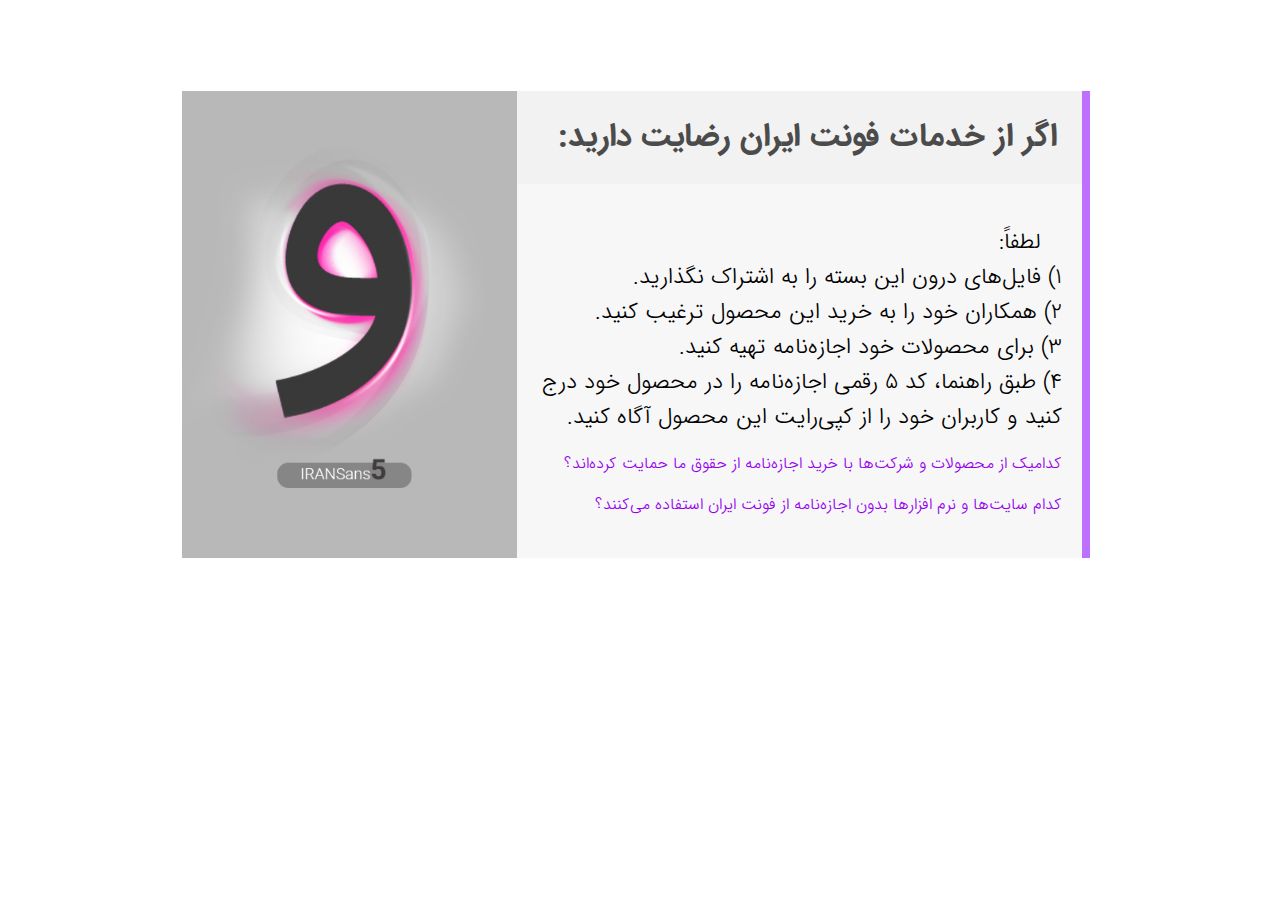
<file: font/IRANSans/IRANSans5.html>
﻿<!doctype html>
<html lang="fa">
<head>
<meta charset="utf-8">
<title>IRANSans Family Type face: خانواده فونت ایران سن سریف</title>

<meta name="fontiran.com:license" content="کد ۵ رقمی لایسنس">

<link href="WebFonts/css/style.css" rel="stylesheet">
<style type="text/css">
a:link {
	color: #9600F0;
	text-decoration: none;
}
a:visited {
	color: #9600F0;
	text-decoration: none;
}
a:hover {
	color: #FF0093;
	text-decoration: none;
}
a:active {
	color: #FF0033;
	text-decoration: none;
}
</style>
</head>

<body dir="rtl">
<div class="wrapper">

<p></p>
<br><br><br>
<div class="mainbox3">
<div class="titelbox">
<h1>اگر از خدمات فونت ایران رضایت دارید:</h1>
</div>
<div style="float:left">
<br> <br>
<img src="IRANSans5.jpg" width="324" height="366"  alt=""/></div> 
<div class="rightbox">
  <p><br>
    <span class="text-xlarge" style="padding-right:22px">لطفاً:</span>
  <br>
  <span class="text-xlarge"> ۱)  فایل‌های درون این بسته را به اشتراک نگذارید.</span>
    <br>
    <span class="text-xlarge"> ۲)  همکاران خود را به خرید این محصول ترغیب کنید.</span>
    <br>
    <span class="text-xlarge"> ۳) برای محصولات خود اجازه‌نامه تهیه کنید.</span> 
     <br>
  <span class="text-xlarge">۴) طبق راهنما، کد ۵ رقمی اجازه‌نامه را در محصول خود  درج کنید و کاربران خود را از کپی‌رایت این محصول آگاه کنید.</span><br>
    <p> <a href="http://fontiran.com/licenses">کدامیک از محصولات و شرکت‌ها با خرید اجازه‌نامه از حقوق ما حمایت کرده‌اند؟</a></p>
    <p> <a href="http://fontiran.com/?p=1039">کدام سایت‌ها و نرم افزارها بدون اجازه‌نامه از فونت ایران استفاده می‌کنند؟</a></p>

  <br>
</div>
</div>

	


    <br>
	
</div>
</body>
</html>
</file>
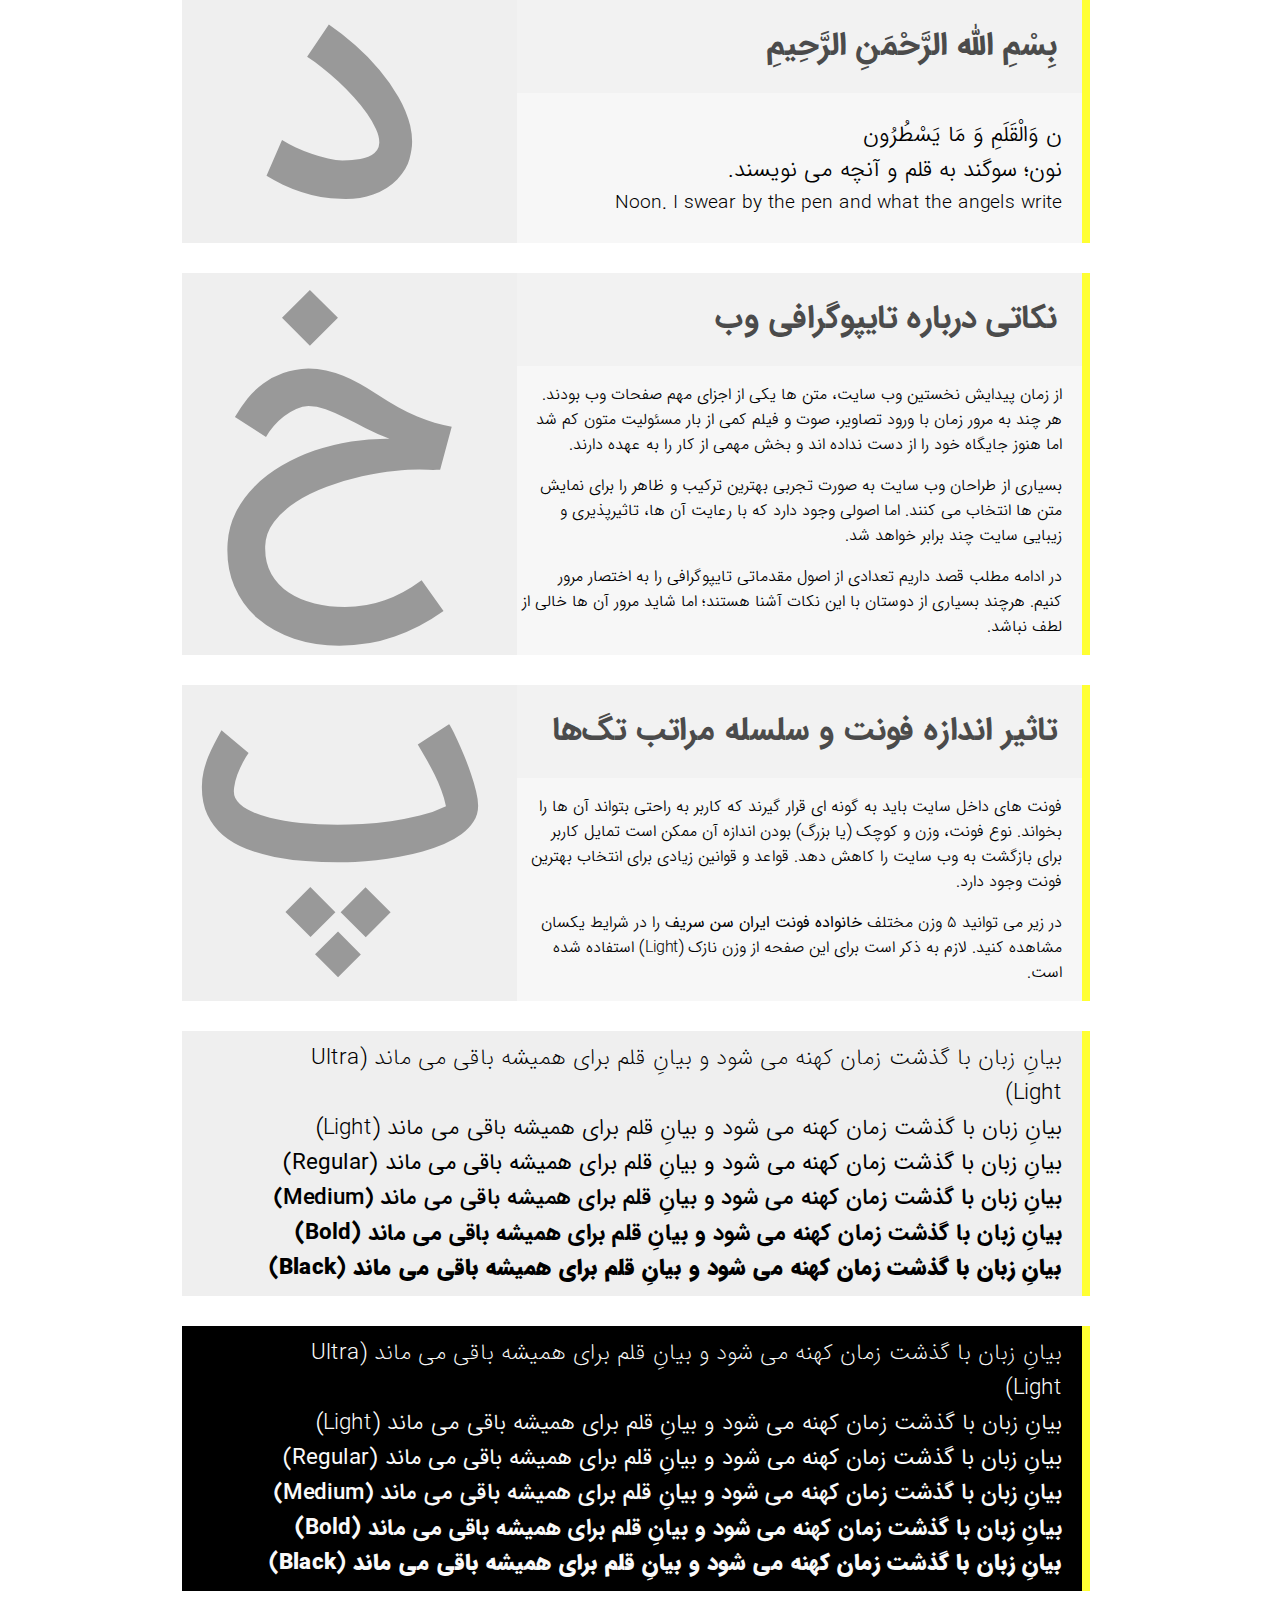
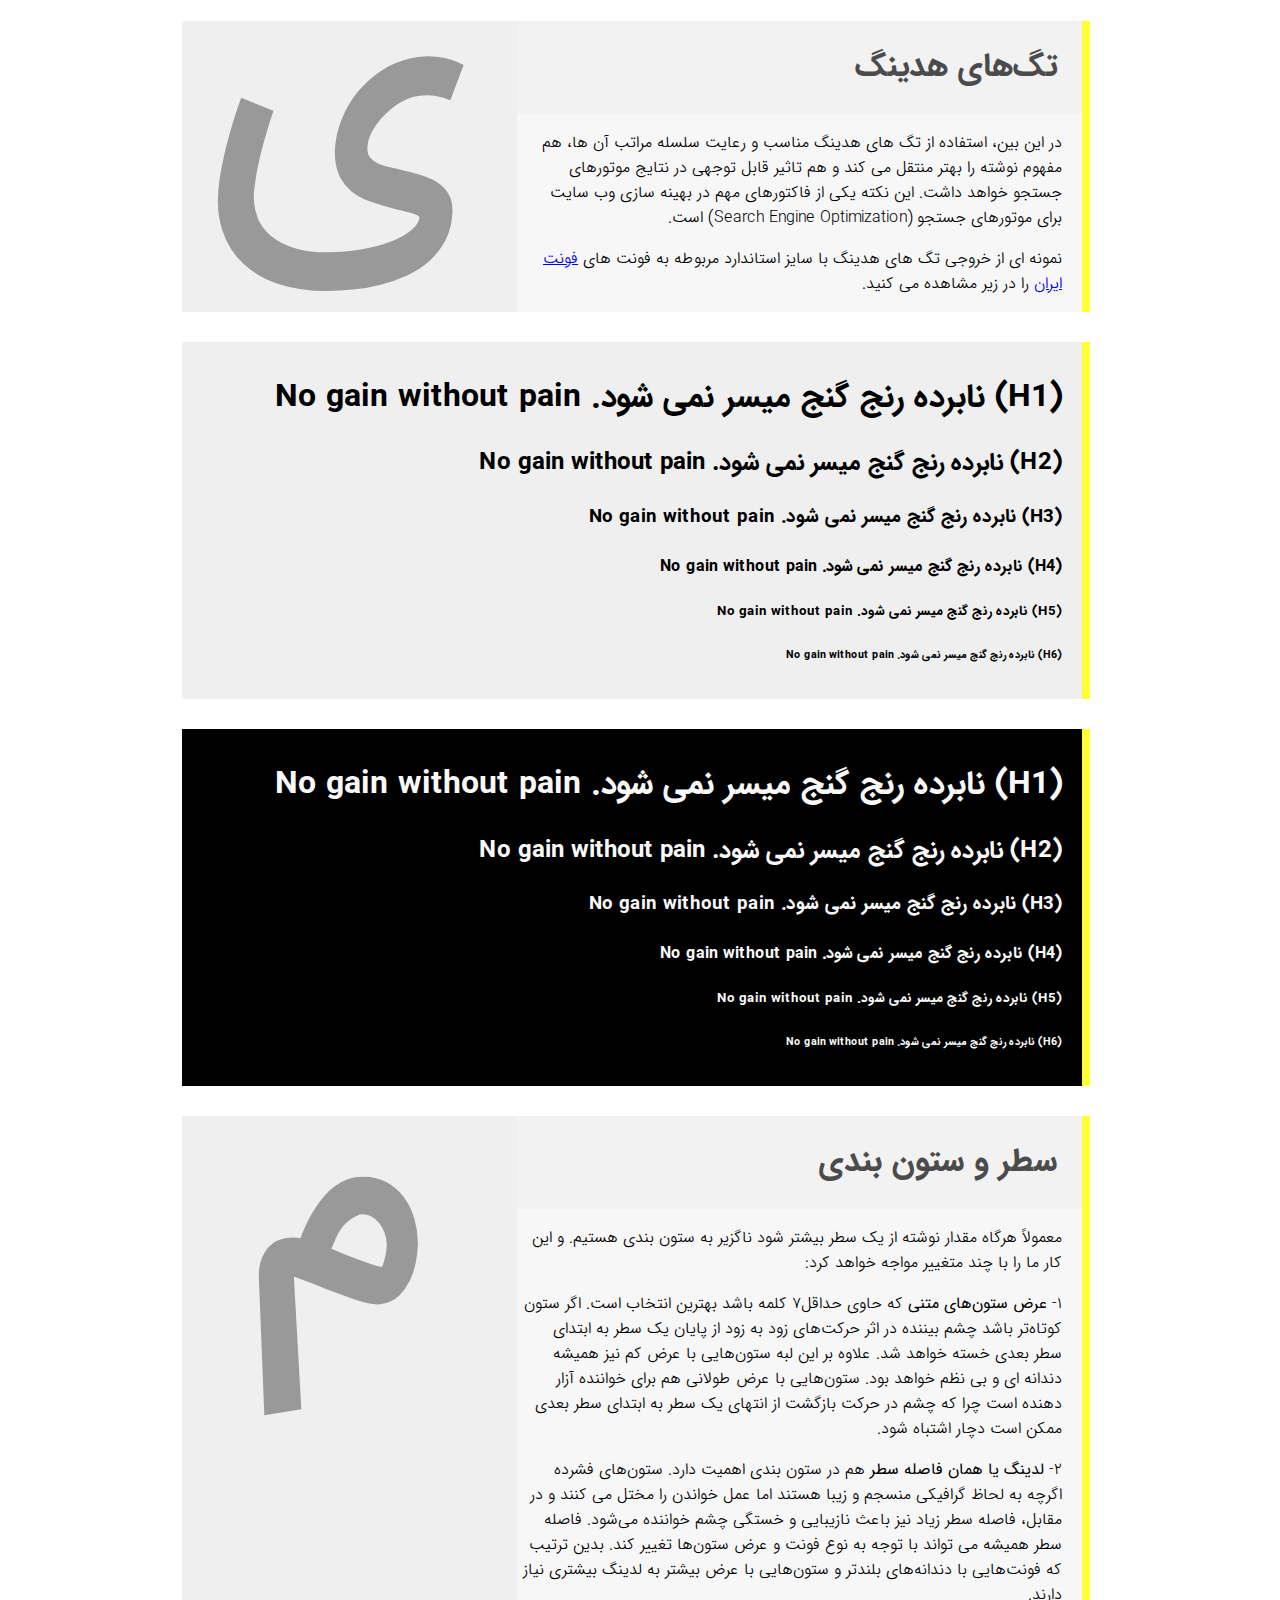
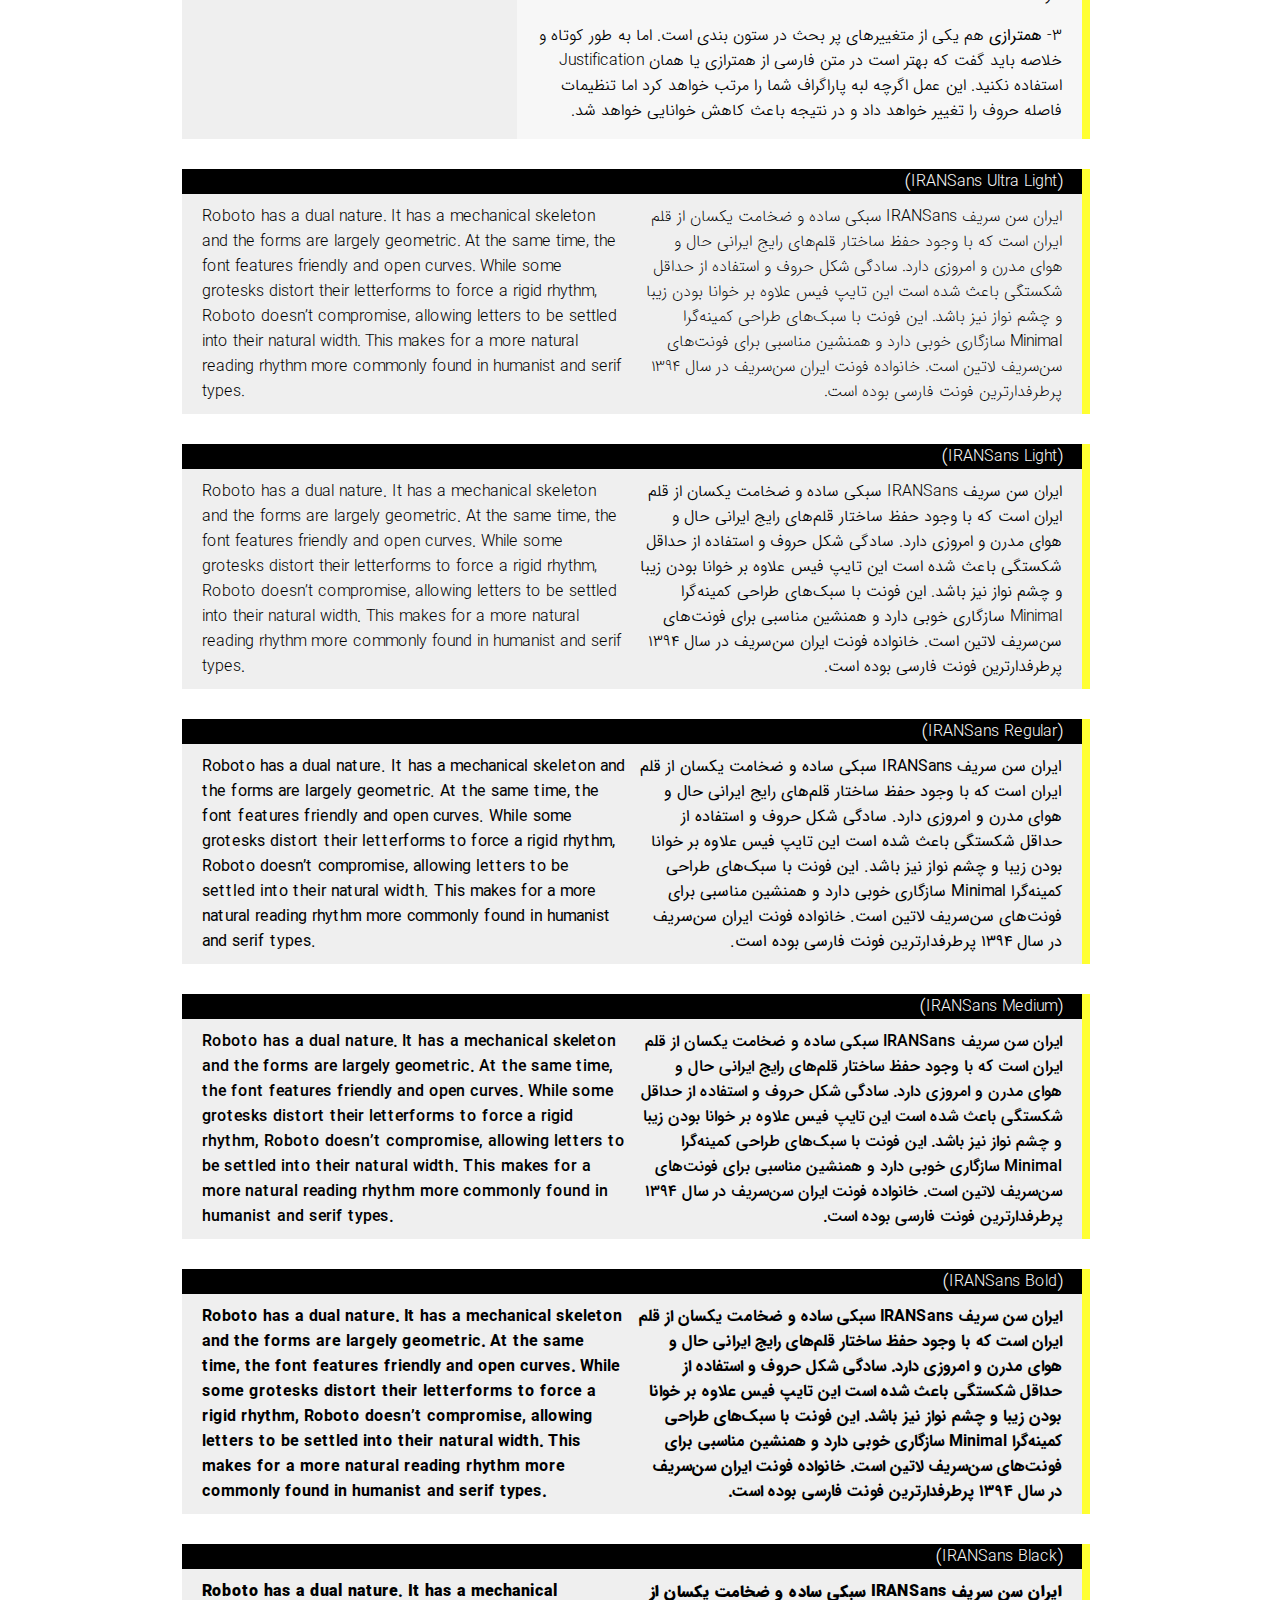
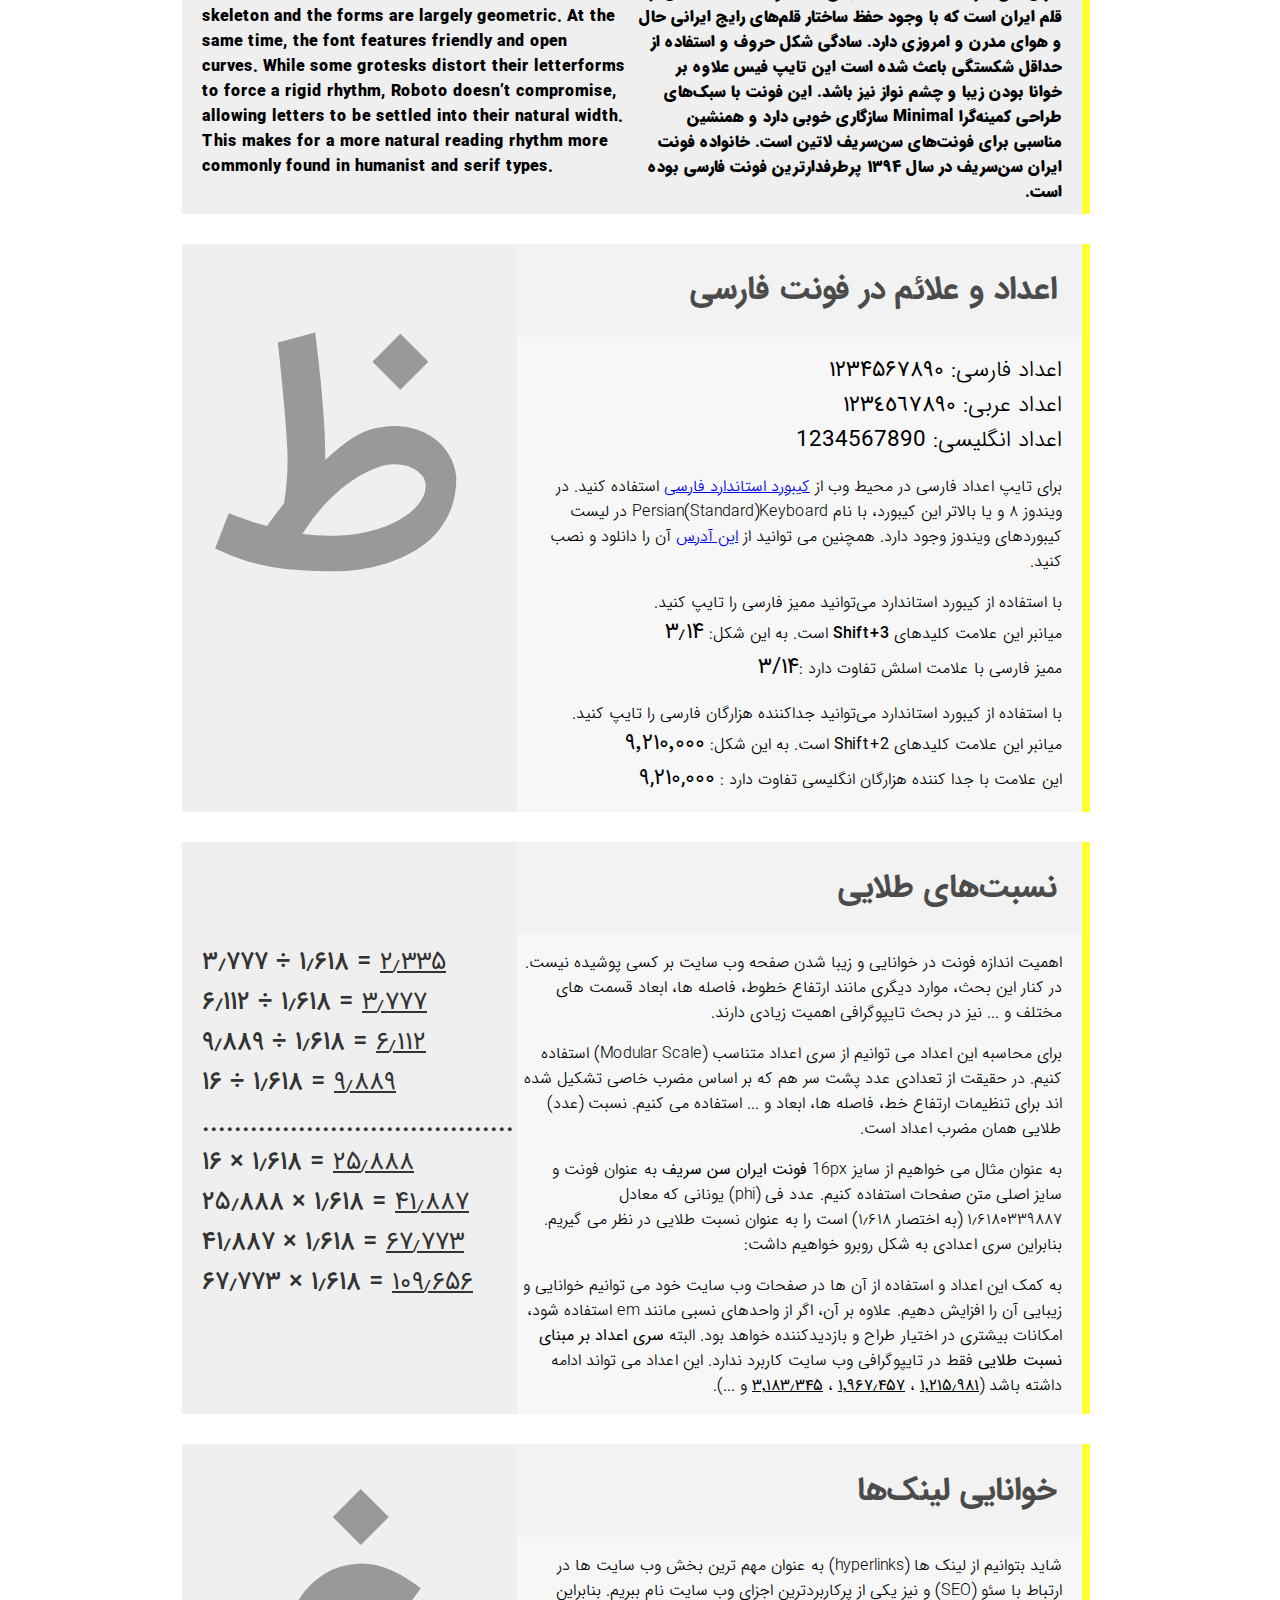
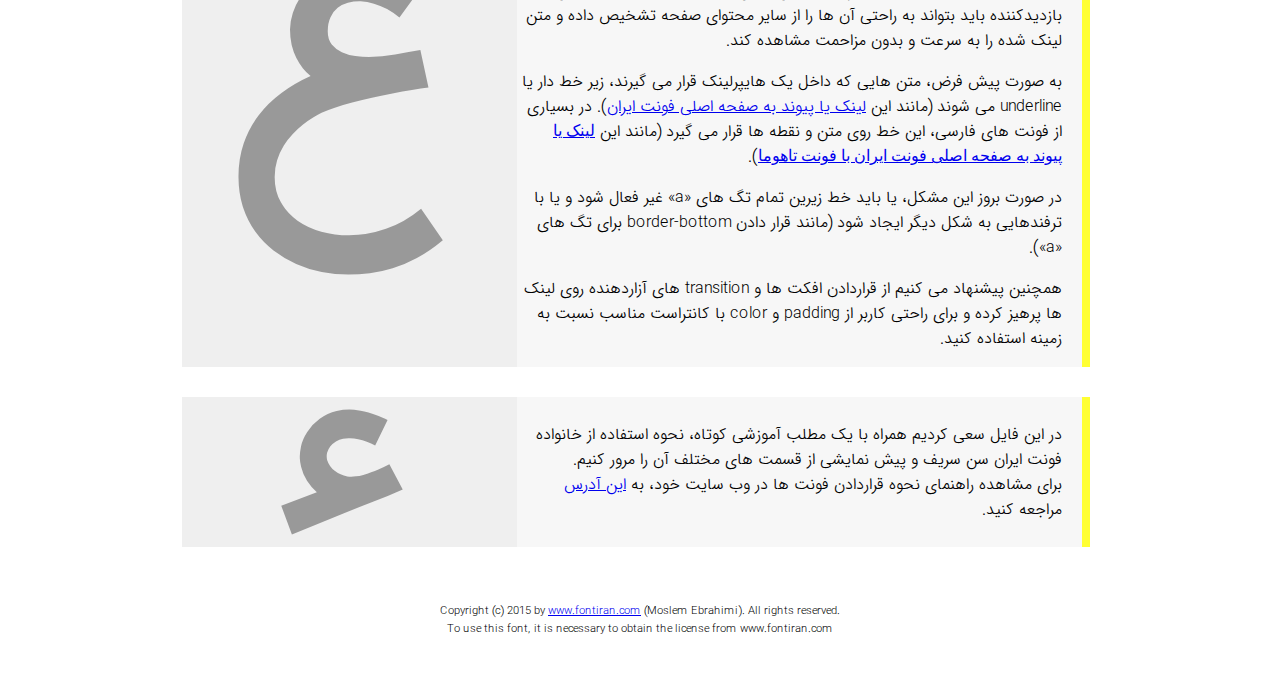
<file: font/IRANSans/WebFonts/IRANSans.html>
﻿<!doctype html>
<html lang="fa">
<head>
<meta charset="utf-8">
<title>IRANSans Family Type face: خانواده فونت ایران سن سریف</title>

<meta name="fontiran.com:license" content="کد ۵ رقمی لایسنس">

<link href="css/style.css" rel="stylesheet">
</head>

<body dir="rtl">
<div class="wrapper">

<div class="mainbox">
<div class="titelbox">
<h1>بِسْمِ الله الرَّحْمَنِ الرَّحِيمِ</h1>
</div>
<div class="alphabet" style="line-height:210px" > د </div> 
<div class="rightbox">
<br>
 <span class="text-xlarge">ن وَالْقَلَمِ وَ مَا يَسْطُرُون</span>
<br>
<span class="text-xlarge"> نون؛ سوگند به قلم و آنچه می نويسند. </span>
 <br>
<span class="text-large"> Noon. I swear by the pen and what the angels write </span>
<br>
<br>
</div>
</div>

<div class="mainbox">

<div class="titelbox">
<h1>نکاتی درباره تایپوگرافی وب</h1>
</div>

<div class="alphabet" style="line-height:330px" > خ </div> 
<div class="rightbox">
	<p>از زمان پیدایش نخستین وب سایت، متن ها یکی از اجزای مهم صفحات وب بودند. هر چند به مرور زمان با ورود تصاویر، صوت و فیلم کمی از بار مسئولیت متون کم شد اما هنوز جایگاه خود را از دست نداده اند و بخش مهمی از کار را به عهده دارند.</p>
	<p>بسیاری از طراحان وب سایت به صورت تجربی بهترین ترکیب و ظاهر را برای نمایش متن ها انتخاب می کنند. اما اصولی وجود دارد که با رعایت آن ها، تاثیرپذیری و زیبایی سایت چند برابر خواهد شد.</p>
	<p>در ادامه مطلب قصد داریم تعدادی از اصول مقدماتی تایپوگرافی را به اختصار مرور کنیم. هرچند بسیاری از دوستان با این نکات آشنا هستند؛ اما شاید مرور آن ها خالی از لطف نباشد.</p>
</div> 


</div> 

<div class="mainbox">
<div class="titelbox">
	<h1>تاثیر اندازه فونت و سلسله مراتب تگ‌ها</h1>
</div>    
    <div class="alphabet" style="line-height:170px"> پ </div> 
    <div class="rightbox">
	<p>فونت های داخل سایت باید به گونه ای قرار گیرند که کاربر به راحتی بتواند آن ها را بخواند. نوع فونت، وزن و کوچک (یا بزرگ) بودن اندازه آن ممکن است تمایل کاربر برای بازگشت به وب سایت را کاهش دهد. قواعد و قوانین زیادی برای انتخاب بهترین  فونت وجود دارد.</p>
	<p>در زیر می توانید ۵ وزن مختلف <strong>خانواده فونت ایران سن سریف</strong> را در شرایط یکسان مشاهده کنید. لازم به ذکر است برای این صفحه از وزن نازک (Light) استفاده شده است.</p>
 </div> 
</div> 

   
<div class="mainbox">
<div class="mainbox2">    
	<div class="text-ultralight" style="font-size:1.4em">بیانِ زبان با گذشت زمان کهنه می شود و بیانِ قلم برای همیشه باقی می ماند (Ultra Light)</div>
	<div class="text-light"  style="font-size:1.4em">بیانِ زبان با گذشت زمان کهنه می شود و بیانِ قلم برای همیشه باقی می ماند (Light)</div>
	<div class="text-regular"  style="font-size:1.4em">بیانِ زبان با گذشت زمان کهنه می شود و بیانِ قلم برای همیشه باقی می ماند (Regular)</div>
	<div class="text-medium"  style="font-size:1.4em">بیانِ زبان با گذشت زمان کهنه می شود و بیانِ قلم برای همیشه باقی می ماند (Medium)</div>
	<div class="text-bold"  style="font-size:1.4em">بیانِ زبان با گذشت زمان کهنه می شود و بیانِ قلم برای همیشه باقی می ماند (Bold)</div>
              <div class="text-black"  style="font-size:1.4em">بیانِ زبان با گذشت زمان کهنه می شود و بیانِ قلم برای همیشه باقی می ماند (Black)</div>
</div>    
</div>    

<div class="mainboxnegativ">
<div class="mainbox2">    
	<div class="text-ultralight" style="font-size:1.4em">بیانِ زبان با گذشت زمان کهنه می شود و بیانِ قلم برای همیشه باقی می ماند (Ultra Light)</div>
	<div class="text-light"  style="font-size:1.4em">بیانِ زبان با گذشت زمان کهنه می شود و بیانِ قلم برای همیشه باقی می ماند (Light)</div>
	<div class="text-regular"  style="font-size:1.4em">بیانِ زبان با گذشت زمان کهنه می شود و بیانِ قلم برای همیشه باقی می ماند (Regular)</div>
	<div class="text-medium"  style="font-size:1.4em">بیانِ زبان با گذشت زمان کهنه می شود و بیانِ قلم برای همیشه باقی می ماند (Medium)</div>
	<div class="text-bold"  style="font-size:1.4em">بیانِ زبان با گذشت زمان کهنه می شود و بیانِ قلم برای همیشه باقی می ماند (Bold)</div>
              <div class="text-black"  style="font-size:1.4em">بیانِ زبان با گذشت زمان کهنه می شود و بیانِ قلم برای همیشه باقی می ماند (Black)</div>
</div>    
</div>

<div class="mainbox">
<div class="titelbox">
	<h1>تگ‌های هدینگ</h1>
</div>    
    <div class="alphabet" style="line-height:150px"> ی </div> 
    <div class="rightbox">
<p>در این بین، استفاده از تگ های هدینگ مناسب و رعایت سلسله مراتب آن ها، هم مفهوم نوشته را بهتر منتقل می کند و هم تاثیر قابل توجهی در نتایج موتورهای جستجو خواهد داشت. این نکته یکی از فاکتورهای مهم در بهینه سازی وب سایت برای موتورهای جستجو (Search Engine Optimization) است.</p>
	<p>نمونه ای از خروجی تگ های هدینگ با سایز استاندارد مربوطه به فونت های <a href="http://fontiran.com" target="_blank">فونت ایران</a> را در زیر مشاهده می کنید.</p>
 </div> 
</div> 
    
<div class="mainbox">
<div class="mainbox2"> 	
	<h1>(H1) نابرده رنج گنج میسر نمی شود. No gain without pain </h1>
	<h2>(H2) نابرده رنج گنج میسر نمی شود. No gain without pain</h2>
	<h3>(H3) نابرده رنج گنج میسر نمی شود. No gain without pain</h3>
	<h4>(H4) نابرده رنج گنج میسر نمی شود. No gain without pain </h4>
	<h5>(H5) نابرده رنج گنج میسر نمی شود. No gain without pain</h5>
	<h6>(H6) نابرده رنج گنج میسر نمی شود. No gain without pain</h6>
</div>
</div> 

<div class="mainboxnegativ">
<div class="mainbox2"> 	
	<h1>(H1) نابرده رنج گنج میسر نمی شود. No gain without pain </h1>
	<h2>(H2) نابرده رنج گنج میسر نمی شود. No gain without pain</h2>
	<h3>(H3) نابرده رنج گنج میسر نمی شود. No gain without pain</h3>
	<h4>(H4) نابرده رنج گنج میسر نمی شود. No gain without pain </h4>
	<h5>(H5) نابرده رنج گنج میسر نمی شود. No gain without pain</h5>
	<h6>(H6) نابرده رنج گنج میسر نمی شود. No gain without pain</h6>
</div>
</div>

<div class="mainbox">
<div class="titelbox">
	<h1>سطر و ستون بندی</h1>
</div>    
    <div class="alphabet" style="line-height:200px"> م </div> 
    <div class="rightbox">
<p>معمولاً هرگاه مقدار نوشته از یک سطر بیشتر شود ناگزیر به ستون بندی هستیم. و این کار ما را با چند متغییر مواجه خواهد کرد:</p>
	<p>۱- <strong>عرض ستون‌های متنی</strong> که حاوی حداقل۷ کلمه باشد بهترین انتخاب است. اگر ستون کوتاه‌تر باشد چشم بیننده در اثر حرکت‌های زود به زود از پایان یک سطر به ابتدای سطر بعدی خسته خواهد شد. علاوه بر این لبه ستون‌هایی با عرض کم نیز همیشه دندانه ای و بی نظم خواهد بود. ستون‌هایی با عرض طولانی هم برای خواننده آزار دهنده است چرا که چشم در حرکت بازگشت از انتهای یک سطر به ابتدای سطر بعدی ممکن است دچار اشتباه شود.

    <p>۲- <strong>لدینگ یا همان فاصله سطر </strong> هم در ستون بندی اهمیت دارد. ستون‌های فشرده اگرچه به لحاظ گرافیکی منسجم و زیبا هستند اما عمل خواندن را مختل می کنند و در مقابل، فاصله سطر زیاد نیز باعث نازیبایی و خستگی چشم خواننده می‌شود. فاصله سطر همیشه می تواند با توجه به نوع فونت و عرض ستون‌ها تغییر کند. بدین ترتیب که فونت‌هایی با دندانه‌های بلند‌تر و ستون‌هایی با عرض بیشتر به لدینگ بیشتری نیاز دارند.    
    <p>۳- <strong>همترازی </strong> هم یکی از متغییرهای پر بحث در ستون بندی است. اما به طور کوتاه و خلاصه باید گفت که بهتر است در متن فارسی از همترازی یا همان Justification استفاده نکنید. این عمل اگرچه لبه پاراگراف شما را مرتب خواهد کرد اما تنظیمات فاصله حروف را تغییر خواهد داد و در نتیجه باعث کاهش خوانایی خواهد شد.                </div> 
</div> 

<div class="mainbox"> 
<div class="mainbox2negativ">(IRANSans Ultra Light)</div>   
	<div class="farsiparagraph"><span class="text-ultralight"> ایران سن سریف IRANSans سبکی ساده و ضخامت یکسان از قلم ایران است که با وجود حفظ ساختار قلم‌های رایج  ایرانی حال و هوای مدرن و امروزی دارد. سادگی شکل‌ حروف و استفاده از حداقل شکستگی باعث شده است این تایپ فیس علاوه بر خوانا بودن زیبا و چشم نواز نیز باشد. این فونت با سبک‌های طراحی کمینه‌گرا Minimal سازگاری خوبی دارد و همنشین مناسبی برای فونت‌های سن‌سریف لاتین است. خانواده فونت ایران سن‌سریف در سال ۱۳۹۴ پرطرفدارترین فونت فارسی بوده است.</span></div>

<div class="englishparagraph"><span class="text-ultralight">
Roboto has a dual nature. It has a mechanical skeleton and the forms are largely geometric. At the same time, the font features friendly and open curves. While some grotesks distort their letterforms to force a rigid rhythm, Roboto doesn’t compromise, allowing letters to be settled into their natural width. This makes for a more natural reading rhythm more commonly found in humanist and serif types.
</span></div>
	  
</div>

<div class="mainbox"> 
<div class="mainbox2negativ">(IRANSans Light)</div>     
	<div class="farsiparagraph"><span class="text-right">ایران سن سریف IRANSans سبکی ساده و ضخامت یکسان از قلم ایران است که با وجود حفظ ساختار قلم‌های رایج  ایرانی حال و هوای مدرن و امروزی دارد. سادگی شکل‌ حروف و استفاده از حداقل شکستگی باعث شده است این تایپ فیس علاوه بر خوانا بودن زیبا و چشم نواز نیز باشد. این فونت با سبک‌های طراحی کمینه‌گرا Minimal سازگاری خوبی دارد و همنشین مناسبی برای فونت‌های سن‌سریف لاتین است. خانواده فونت ایران سن‌سریف در سال ۱۳۹۴ پرطرفدارترین فونت فارسی بوده است.</span></div>

<div class="englishparagraph"><span class="text-right">
Roboto has a dual nature. It has a mechanical skeleton and the forms are largely geometric. At the same time, the font features friendly and open curves. While some grotesks distort their letterforms to force a rigid rhythm, Roboto doesn’t compromise, allowing letters to be settled into their natural width. This makes for a more natural reading rhythm more commonly found in humanist and serif types.
</span></div>
	  
</div>

<div class="mainbox"> 
<div class="mainbox2negativ">(IRANSans Regular)</div>     
	<div class="farsiparagraph"><span class="text-regular">ایران سن سریف IRANSans سبکی ساده و ضخامت یکسان از قلم ایران است که با وجود حفظ ساختار قلم‌های رایج  ایرانی حال و هوای مدرن و امروزی دارد. سادگی شکل‌ حروف و استفاده از حداقل شکستگی باعث شده است این تایپ فیس علاوه بر خوانا بودن زیبا و چشم نواز نیز باشد. این فونت با سبک‌های طراحی کمینه‌گرا Minimal سازگاری خوبی دارد و همنشین مناسبی برای فونت‌های سن‌سریف لاتین است. خانواده فونت ایران سن‌سریف در سال ۱۳۹۴ پرطرفدارترین فونت فارسی بوده است.</span></div>

<div class="englishparagraph"><span class="text-regular">
Roboto has a dual nature. It has a mechanical skeleton and the forms are largely geometric. At the same time, the font features friendly and open curves. While some grotesks distort their letterforms to force a rigid rhythm, Roboto doesn’t compromise, allowing letters to be settled into their natural width. This makes for a more natural reading rhythm more commonly found in humanist and serif types.
</span></div>
	  
</div>

<div class="mainbox"> 
<div class="mainbox2negativ">(IRANSans Medium)</div>   
	<div class="farsiparagraph"><span class="text-medium">ایران سن سریف IRANSans سبکی ساده و ضخامت یکسان از قلم ایران است که با وجود حفظ ساختار قلم‌های رایج  ایرانی حال و هوای مدرن و امروزی دارد. سادگی شکل‌ حروف و استفاده از حداقل شکستگی باعث شده است این تایپ فیس علاوه بر خوانا بودن زیبا و چشم نواز نیز باشد. این فونت با سبک‌های طراحی کمینه‌گرا Minimal سازگاری خوبی دارد و همنشین مناسبی برای فونت‌های سن‌سریف لاتین است. خانواده فونت ایران سن‌سریف در سال ۱۳۹۴ پرطرفدارترین فونت فارسی بوده است.</span></div>

<div class="englishparagraph"><span class="text-medium">
Roboto has a dual nature. It has a mechanical skeleton and the forms are largely geometric. At the same time, the font features friendly and open curves. While some grotesks distort their letterforms to force a rigid rhythm, Roboto doesn’t compromise, allowing letters to be settled into their natural width. This makes for a more natural reading rhythm more commonly found in humanist and serif types.</span>
</div>
	  
</div>
<div class="mainbox"> 
<div class="mainbox2negativ">(IRANSans Bold)</div>   
	<div class="farsiparagraph"><span class="text-bold">ایران سن سریف IRANSans سبکی ساده و ضخامت یکسان از قلم ایران است که با وجود حفظ ساختار قلم‌های رایج  ایرانی حال و هوای مدرن و امروزی دارد. سادگی شکل‌ حروف و استفاده از حداقل شکستگی باعث شده است این تایپ فیس علاوه بر خوانا بودن زیبا و چشم نواز نیز باشد. این فونت با سبک‌های طراحی کمینه‌گرا Minimal سازگاری خوبی دارد و همنشین مناسبی برای فونت‌های سن‌سریف لاتین است. خانواده فونت ایران سن‌سریف در سال ۱۳۹۴ پرطرفدارترین فونت فارسی بوده است.</span></div>

<div class="englishparagraph"><span class="text-bold">
Roboto has a dual nature. It has a mechanical skeleton and the forms are largely geometric. At the same time, the font features friendly and open curves. While some grotesks distort their letterforms to force a rigid rhythm, Roboto doesn’t compromise, allowing letters to be settled into their natural width. This makes for a more natural reading rhythm more commonly found in humanist and serif types.</span>
</div>
	  
</div>

<div class="mainbox"> 
<div class="mainbox2negativ">(IRANSans Black)</div>   
	<div class="farsiparagraph"><span class="text-black">ایران سن سریف IRANSans سبکی ساده و ضخامت یکسان از قلم ایران است که با وجود حفظ ساختار قلم‌های رایج  ایرانی حال و هوای مدرن و امروزی دارد. سادگی شکل‌ حروف و استفاده از حداقل شکستگی باعث شده است این تایپ فیس علاوه بر خوانا بودن زیبا و چشم نواز نیز باشد. این فونت با سبک‌های طراحی کمینه‌گرا Minimal سازگاری خوبی دارد و همنشین مناسبی برای فونت‌های سن‌سریف لاتین است. خانواده فونت ایران سن‌سریف در سال ۱۳۹۴ پرطرفدارترین فونت فارسی بوده است.</span></div>

<div class="englishparagraph"><span class="text-black">
Roboto has a dual nature. It has a mechanical skeleton and the forms are largely geometric. At the same time, the font features friendly and open curves. While some grotesks distort their letterforms to force a rigid rhythm, Roboto doesn’t compromise, allowing letters to be settled into their natural width. This makes for a more natural reading rhythm more commonly found in humanist and serif types.</span>
</div>
	  
</div>

<div class="mainbox">
<div class="titelbox">
	<h1>اعداد و علائم در فونت فارسی</h1>
</div>    
    <div class="alphabet" style="line-height:470px"> ظ </div> 
    <div class="rightbox">
      <p><span class="text-xlarge">اعداد فارسی: <strong>۱۲۳۴۵۶۷۸۹۰</strong></span><br>
        <span class="text-xlarge">اعداد عربی: <strong>۱۲۳٤٥٦۷۸۹۰</strong></span><br>
      <span class="text-xlarge">اعداد انگلیسی: <strong>1234567890</strong></span></p>
      <p>برای تایپ اعداد فارسی در محیط وب از <a href="https://fa.wikipedia.org/wiki/%D9%88%DB%8C%DA%A9%DB%8C%E2%80%8C%D9%BE%D8%AF%DB%8C%D8%A7:%D9%81%D8%A7%D8%B1%D8%B3%DB%8C%E2%80%8C%D9%86%D9%88%DB%8C%D8%B3%DB%8C">کیبورد استاندارد فارسی</a> استفاده کنید. در ویندوز ۸ و یا بالاتر این کیبورد، با نام Persian(Standard)Keyboard در لیست کیبوردهای ویندوز وجود دارد. همچنین می توانید از <a href="http://persian-computing.ir/download/Iranian_Standard_Persian_Keyboard_(ISIRI_9147)_(Version_2.0).zip">این آدرس</a> آن را دانلود و نصب کنید.</p>
      <span>
      <p>با استفاده از کیبورد استاندارد می‌توانید ممیز فارسی را تایپ کنید.<br>
        <span>میانبر این علامت کلیدهای <span class="text-medium">Shift+3</span> است. به این شکل: <strong class="text-xlarge">۳٫۱۴</strong></span><br>
        <span >ممیز فارسی با علامت اسلش  تفاوت دارد :<strong class="text-xlarge">۳/۱۴</strong></span>
</p>
      <p>با استفاده از کیبورد استاندارد می‌توانید جداکننده هزارگان فارسی را تایپ کنید.<br>
      <span>میانبر این علامت کلیدهای <strong>Shift+2</strong> است. به این شکل: <strong class="text-xlarge">۹٬۲۱۰٬۰۰۰</strong></span><br>
        <span >این علامت با جدا کننده هزارگان انگلیسی تفاوت دارد : <strong class="text-xlarge">۹,۲۱۰,۰۰۰</strong></span>
      </p>
    </div> 
</div>
    
 <div class="mainbox">
<div class="titelbox">      
	<h1> نسبت‌های طلایی</h1>
</div>    
    <div class="alphabet2">
    <div style="padding-left:20px">
	۳٫۷۷۷ &divide; ۱٫۶۱۸ = <span class="text-regular text-underline">۲٫۳۳۵</span>
	<br>
	۶٫۱۱۲ &divide; ۱٫۶۱۸ = <span class="text-regular text-underline">۳٫۷۷۷</span>
	<br>
	۹٫۸۸۹ &divide; ۱٫۶۱۸ = <span class="text-regular text-underline">۶٫۱۱۲</span>
	<br>
	۱۶ &divide; ۱٫۶۱۸ = <span class="text-regular text-underline">۹٫۸۸۹</span>
	<br>
.......................................
	<br>
	۱۶ &times; ۱٫۶۱۸ = <span class="text-regular text-underline">۲۵٫۸۸۸</span>
	<br>
	۲۵٫۸۸۸ &times; ۱٫۶۱۸ = <span class="text-regular text-underline">۴۱٫۸۸۷</span>
	<br>
	۴۱٫۸۸۷ &times; ۱٫۶۱۸ = <span class="text-regular text-underline">۶۷٫۷۷۳</span>
	<br>
	۶۷٫۷۷۳ &times; ۱٫۶۱۸ = <span class="text-regular text-underline">۱۰۹٫۶۵۶</span>
    </div>
	</div>
     <div class="rightbox">   
	<p>اهمیت اندازه فونت در خوانایی و زیبا شدن صفحه وب سایت بر کسی پوشیده نیست. در کنار این بحث، موارد دیگری مانند ارتفاع خطوط، فاصله ها، ابعاد قسمت های مختلف و ... نیز در بحث تایپوگرافی اهمیت زیادی دارند.</p>
	<p>برای محاسبه این اعداد می توانیم از سری اعداد متناسب (Modular Scale) استفاده کنیم. در حقیقت از تعدادی عدد پشت سر هم که بر اساس مضرب خاصی تشکیل شده اند برای تنظیمات ارتفاع خط، فاصله ها، ابعاد و ... استفاده می کنیم. نسبت (عدد) طلایی همان مضرب اعداد است.</p>
	<p>به عنوان مثال می خواهیم از سایز 16px <strong>فونت ایران سن سریف</strong> به عنوان فونت و سایز اصلی متن صفحات استفاده کنیم. عدد فی (phi) یونانی که معادل ۱٫۶۱۸۰۳۳۹۸۸۷ (به اختصار ۱٫۶۱۸) است را به عنوان نسبت طلایی در نظر می گیریم. بنابراین سری اعدادی به شکل روبرو خواهیم داشت:</p>
	
	<p>
	به کمک این اعداد و استفاده از آن ها در صفحات وب سایت خود می توانیم خوانایی و زیبایی آن را افزایش دهیم. علاوه بر آن، اگر از واحدهای نسبی مانند em استفاده شود، امکانات بیشتری در اختیار طراح و بازدیدکننده خواهد بود. البته <strong>سری اعداد بر مبنای نسبت طلایی</strong> فقط در تایپوگرافی وب سایت کاربرد ندارد.
	این اعداد می تواند ادامه داشته باشد (<span class="text-regular text-underline">۱٬۲۱۵٫۹۸۱</span> ، <span class="text-regular text-underline">۱٬۹۶۷٫۴۵۷</span> ، <span class="text-regular text-underline">۳٬۱۸۳٫۳۴۵</span> و ...).
	</p>
    
</div>    
</div>    
    
<div class="mainbox">    
<div class="titelbox"><h1>خوانایی لینک‌ها</h1> </div>
<div class="alphabet" style="line-height:470px"> غ </div>
<div class="rightbox">
	<p>شاید بتوانیم از لینک ها (hyperlinks) به عنوان مهم ترین بخش وب سایت ها در ارتباط با سئو (SEO) و نیز یکی از پرکاربردترین اجزای وب سایت نام ببریم. بنابراین بازدیدکننده باید بتواند به راحتی آن ها را از سایر محتوای صفحه تشخیص داده و متن لینک شده را به سرعت و بدون مزاحمت مشاهده کند.</p>
	<p>به صورت پیش فرض، متن هایی که داخل یک هایپرلینک قرار می گیرند، زیر خط دار یا underline می شوند (مانند این <a href="http://fontiran.com" target="_blank">لینک یا پیوند به صفحه اصلی فونت ایران</a>). در بسیاری از فونت های فارسی، این خط روی متن و نقطه ها قرار می گیرد (مانند این <a href="http://fontiran.com" target="_blank" style="font-family: Tahoma;">لینک یا پیوند به صفحه اصلی فونت ایران با فونت تاهوما</a>).</p>
	<p>در صورت بروز این مشکل، یا باید خط زیرین تمام تگ های «a» غیر فعال شود و یا با ترفندهایی به شکل دیگر ایجاد شود (مانند قرار دادن border-bottom برای تگ های «a»).</p>
	<p>همچنین پیشنهاد می کنیم از قراردادن افکت ها و transition های آزاردهنده روی لینک ها پرهیز کرده و برای راحتی کاربر از padding و color با کانتراست مناسب نسبت به زمینه استفاده کنید.</p>
</div>
</div>    
    

	
<div class="mainbox">
<div class="rightbox">
<br>
در این فایل سعی کردیم همراه با یک مطلب آموزشی کوتاه، نحوه استفاده از خانواده فونت ایران سن سریف و پیش نمایشی از قسمت های مختلف آن را مرور کنیم.
<br>
برای مشاهده راهنمای نحوه قراردادن فونت ها در وب سایت خود، به <a href="http://fontiran.com/?p=874" target="_blank">این آدرس</a> مراجعه کنید.
<br>
<br>
</div>
<div class="alphabet" style="line-height:60px">ء</div>
</div>

    <br>
	<div class="footer">
    Copyright (c) 2015 by <a href="http://fontiran.com">www.fontiran.com</a> (Moslem Ebrahimi). All rights reserved.
    <br>
    To use this font, it is necessary to obtain the license from www.fontiran.com
    
	</div>
</div>
</body>
</html>
</file>
<file: css/style.css>
html {
  font-size: 18px;
}

body {
  direction: rtl;
  overflow-x: hidden;
  background-color: #f9f9f9;
  color: #454545 !important;
}

.justify-content-evenly {
  justify-content: space-evenly !important;
}

.fixed-action-btn {
  position: fixed;
  z-index: 998;
  right: 35px;
  bottom: 35px;
  margin-bottom: 0;
  padding-top: 15px;
}

.btn-floating {
  -webkit-box-shadow: 0 5px 11px 0 rgba(0,0,0,.18), 0 4px 15px 0 rgba(0,0,0,.15);
  box-shadow: 0 5px 11px 0 rgba(0,0,0,.18), 0 4px 15px 0 rgba(0,0,0,.15);
  width: 47px;
  height: 47px;
  position: relative;
  z-index: 1;
  vertical-align: middle;
  display: inline-block;
  overflow: hidden;
  -webkit-transition: all .2s ease-in-out;
  -o-transition: all .2s ease-in-out;
  transition: all .2s ease-in-out;
  margin: 10px;
  -webkit-border-radius: 50%;
  border-radius: 50%;
  padding: 0;
  cursor: pointer;
}

a.waves-effect, a.waves-light {
  display: inline-block;
}

.btn-floating i {
  display: inline-block;
  width: inherit;
  text-align: center;
  color: #fff;
}

.btn-floating i {
  font-size: 1.25rem;
  line-height: 47px;
}

.no-shaddow {
  box-shadow: none !important;
}

.text-blue {
  color: #003865 !important;
}

.text-grey {
  color: #454545 !important;
}

.main-titles-logo {
  width: 20vw;
  height: 20vw;
  max-width: 100px;
  max-height: 100px;
}

.w-60 {
  width: 60% !important; 
}

.mw-50 {
  max-width: 50% !important;
}

.mw-60 {
  max-width: 60% !important;
}

.my-10 {
  margin-top: 10rem !important;
  margin-bottom: 10rem !important;
}

.px-8 {
  padding-right: 8rem !important;
  padding-left: 8rem !important;
}

.px-15 {
  padding-right: 15rem !important;
  padding-left: 15rem !important;
}

.min-width-300 {
  min-width: 300px;
}

.container-semi-fluid {
  width: 100% !important;
  padding: 5rem !important;
}

.pt-100 {
  padding-top: 100%;
}

.outline-none {
  outline: none !important
}

.square-col:before {
  content: '';
  width: 0;
  padding-top: 100%;
}

/* .square-col:before {
  content: '';
  width: 0;
} */

.square-col:before,
.square-col-contet {
  white-space: normal;
  display: inline-block;
  vertical-align: middle;
  max-width: 100%;
}

.square-col:before {
  padding-top: 100%;
  /* makes expand to a square */
}

.square-col:hover {
  background-color: white;
  box-shadow: 0px 3px 10px 0px #00000030;
}

.bottom-5rem {
  bottom: 5rem;
}

.p-absolute {
  position: absolute;
}

.p-relative {
  position: relative;
}

.smooth-rounded-left {
  border-top-left-radius: 40px !important;
  border-bottom-left-radius: 40px !important;
}

.smooth-rounded-right {
  border-top-right-radius: 40px !important;
  border-bottom-right-radius: 40px !important;
}

.smooth-rounded {
  border-radius: 40px !important;
}

.ml--3 {
  margin-left: -2rem !important;
}

.mr--3 {
  margin-right: -2rem !important;
}

.top-0 {
  top: 0 !important;
}

.left-0 {
  left: 0 !important;
}

.nav-item .nav-link:hover {
  text-decoration: none !important;
}









.open {
  position: absolute;
  top: 0px;
  left: 40px;
  width: 50px;
  height: 50px;
  display: block;
  cursor: pointer;
  transition: opacity 0.2s linear;
}
.open:hover {
  opacity: 0.8;
}
.open span {
  display: block;
  float: left;
  clear: both;
  height: 4px;
  width: 40px;
  border-radius: 40px;
  background-color: black;
  position: absolute;
  right: 3px;
  top: 3px;
  overflow: hidden;
  transition: all 0.4s ease;
}
.open span:nth-child(1) {
  margin-top: 10px;
  z-index: 9;
}
.open span:nth-child(2) {
  margin-top: 25px;
}
.open span:nth-child(3) {
  margin-top: 40px;
}

.sub-menu {
  transition: all 0.8s cubic-bezier(0.68, -0.55, 0.265, 1.55);
  height: 0;
  width: 0;
  right: 0;
  top: 0;
  position: absolute;
  background-color: rgba(38, 84, 133, 0.54);
  border-radius: 50%;
  z-index: 18;
  overflow: hidden;
}
.sub-menu li {
  display: block;
  float: left;
  clear: both;
  height: auto;
  margin-right: -160px;
  transition: all 0.5s cubic-bezier(0.68, -0.55, 0.265, 1.55);
}
.sub-menu li:first-child {
  margin-top: 200px;
}
.sub-menu li:nth-child(1) {
  -webkit-transition-delay: 0.05s;
}
.sub-menu li:nth-child(2) {
  -webkit-transition-delay: 0.10s;
}
.sub-menu li:nth-child(3) {
  -webkit-transition-delay: 0.15s;
}
.sub-menu li:nth-child(4) {
  -webkit-transition-delay: 0.20s;
}
.sub-menu li:nth-child(5) {
  -webkit-transition-delay: 0.25s;
}
.sub-menu li a {
  color: #fff;
  font-size: 1rem;
  width: 100%;
  display: block;
  float: left;
  line-height: 50px;
}

.oppenned span {
  background-color: white;
}

.oppenned .sub-menu {
  opacity: 1;
  height: 400px;
  width: 400px;
}
.oppenned span:nth-child(2) {
  overflow: visible;
}
.oppenned span:nth-child(1), .oppenned span:nth-child(3) {
  z-index: 100;
  -webkit-transform: rotate(45deg);
          transform: rotate(45deg);
}
.oppenned span:nth-child(1) {
  -webkit-transform: rotate(45deg) translateY(12px) translateX(12px);
          transform: rotate(45deg) translateY(12px) translateX(12px);
}
.oppenned span:nth-child(2) {
  height: 400px;
  width: 400px;
  right: -170px;
  top: -160px;
  border-radius: 50%;
  background-color: rgba(38, 84, 133, 0.54);
}
.oppenned span:nth-child(3) {
  -webkit-transform: rotate(-45deg) translateY(-10px) translateX(10px);
          transform: rotate(-45deg) translateY(-10px) translateX(10px);
}
.oppenned li {
  margin-left: 200px;
}

.button {
  display: block;
  float: left;
  clear: both;
  padding: 20px 40px;
  background: #fff;
  border-radius: 3px;
  border: 2px solid rgba(218, 59, 1, 0.54);
  overflow: hidden;
  position: relative;
}
.button:after {
  transition: -webkit-transform 0.3s ease;
  transition: transform 0.3s ease;
  transition: transform 0.3s ease, -webkit-transform 0.3s ease;
  content: "";
  position: absolute;
  height: 200px;
  width: 400px;
  -webkit-transform: rotate(45deg) translateX(-540px) translateY(-100px);
          transform: rotate(45deg) translateX(-540px) translateY(-100px);
  background: #10a1ea;
  z-index: 1;
}
.button:before {
  transition: -webkit-transform 0.5s cubic-bezier(0.68, -0.55, 0.265, 1.55);
  transition: transform 0.5s cubic-bezier(0.68, -0.55, 0.265, 1.55);
  transition: transform 0.5s cubic-bezier(0.68, -0.55, 0.265, 1.55), -webkit-transform 0.5s cubic-bezier(0.68, -0.55, 0.265, 1.55);
  content: attr(title);
  position: absolute;
  top: 0;
  left: 0;
  width: 100%;
  height: 100%;
  color: #fff;
  z-index: 2;
  text-align: center;
  padding: 20px 40px;
  -webkit-transform: translateY(200px);
          transform: translateY(200px);
}
.button:hover {
  text-decoration: none;
}
.button:hover:after {
  -webkit-transform: translateX(-300px) translateY(-100px);
          transform: translateX(-300px) translateY(-100px);
}
.button:hover:before {
  -webkit-transform: translateY(0);
          transform: translateY(0);
}
</file>
<file: font/IRANSans/WebFonts/css/style.css>
﻿@import url(fontiran.css); /* لینک فایلی که وظیفه بارگذاری فونت ها را برعهده دارد */
body {
	font-family: IRANSans !important;
	font-weight: 300;
	direction: rtl;
	margin: 0;
}
h1, h2, h3, h4, h5, h6,input, textarea {
	font-family: IRANSans !important;
}
h1 {
	font-weight: bold;
}
.wrapper {
	max-width: 900px;
	margin: 0 auto;
}
.ltr {
	direction: ltr;
}
.text-right {
	text-align: right;
}
.text-center {
	text-align: center;
}
.text-left {
	text-align: left;
}
.text-small {
	font-size: 0.8em;
}
.text-xsmall {
	font-size: 0.6em;
}
.text-large {
	font-size: 1.2em;
}
.text-xlarge {
	font-size: 1.4em;
}
.text-underline {
	text-decoration:underline;
}
.text-ultralight {
	font-weight: 200;
}
.text-light {
	font-weight: 300;
}
.text-regular {
	font-weight: normal;
}
.text-medium {
	font-weight: 500;
}
.text-bold {
	font-weight: bold;
}
.text-black {
	font-weight: 900;
}
blockquote {
	font-weight: 500;
	padding: 10px;
	border: 1px dashed #666666;
}

.mainbox {
	width: 100%;
	background-color: #EFEFEF;
	display: table;
	margin-bottom: 30px;
	border-right: 8px solid #FFFF33;
}

.mainboxnegativ {
	width: 100%;
	background-color: #000000;
	display: table;
	margin-bottom: 30px;
	border-right: 8px solid #FFFF33;
	color: #F9F9F9;
}

.mainbox2 {
	font-size: 1em;
	width: 90%;
	padding-right: 20px;
	padding-top: 10px;
	padding-bottom: 10px;
}

.mainbox3 {
	width: 100%;
	background-color: #b8b8b8;
	display: table;
	margin-bottom: 30px;
	border-right: 8px solid #bd70ff;
}

.mainbox2negativ {
	font-size: 1em;
	color: #F9F9F9;
	background-color: #000000;
	padding-right: 20px;
}

.farsiparagraph {
	font-size: 1em;
	width: 47%;
	float:right;
	padding-right: 20px;
	padding-top: 10px;
	padding-bottom: 10px;

}
.englishparagraph {
	font-size: 1em;
	width: 47%;
	float: left;
	direction:ltr;
	padding-left: 20px;
	padding-top: 10px;
	padding-bottom: 10px;


}
.rightbox {
	width: 60%;
	padding-right: 20px;
	padding-left: 5px;
	float: right;
	margin-left: 10px;
	margin-bottom: 0px;
	min-width: 0px;
	background-color: #F7F7F7;

}

.titelbox {
	width: 60%;
	padding-right: 25px;
	padding-left: 0px;
	float: right;
	margin-left: 10px;
	margin-bottom: 0px;
	min-width: 0px;
	background-color: #F2F2F2;
	color: #4B4B4B;
}


.lefttbox {
	
	padding-right: 20px;
	padding-left: 4px;
	float: right;
	margin-bottom: 10px;
	min-width: 0px;
}

.alphabet {
	width: 35%;
	float: left;
	font-size: 21em;
	text-align: center;
	font-weight: 500;
	color: #999999;
}

.alphabet2 {
	width: 35%;
	float: left;
	direction: ltr;
	font-size: 1.6em;
	text-align: left;
	font-weight: 500;
	color: #333333;
	margin-top: 100px;
}
.footer {
	font-weight: 300;
	font-size: 0.7em;
	text-align: center;
	direction: ltr;
	margin-bottom: 0px;
	padding-bottom: 0px;
}
</file>
